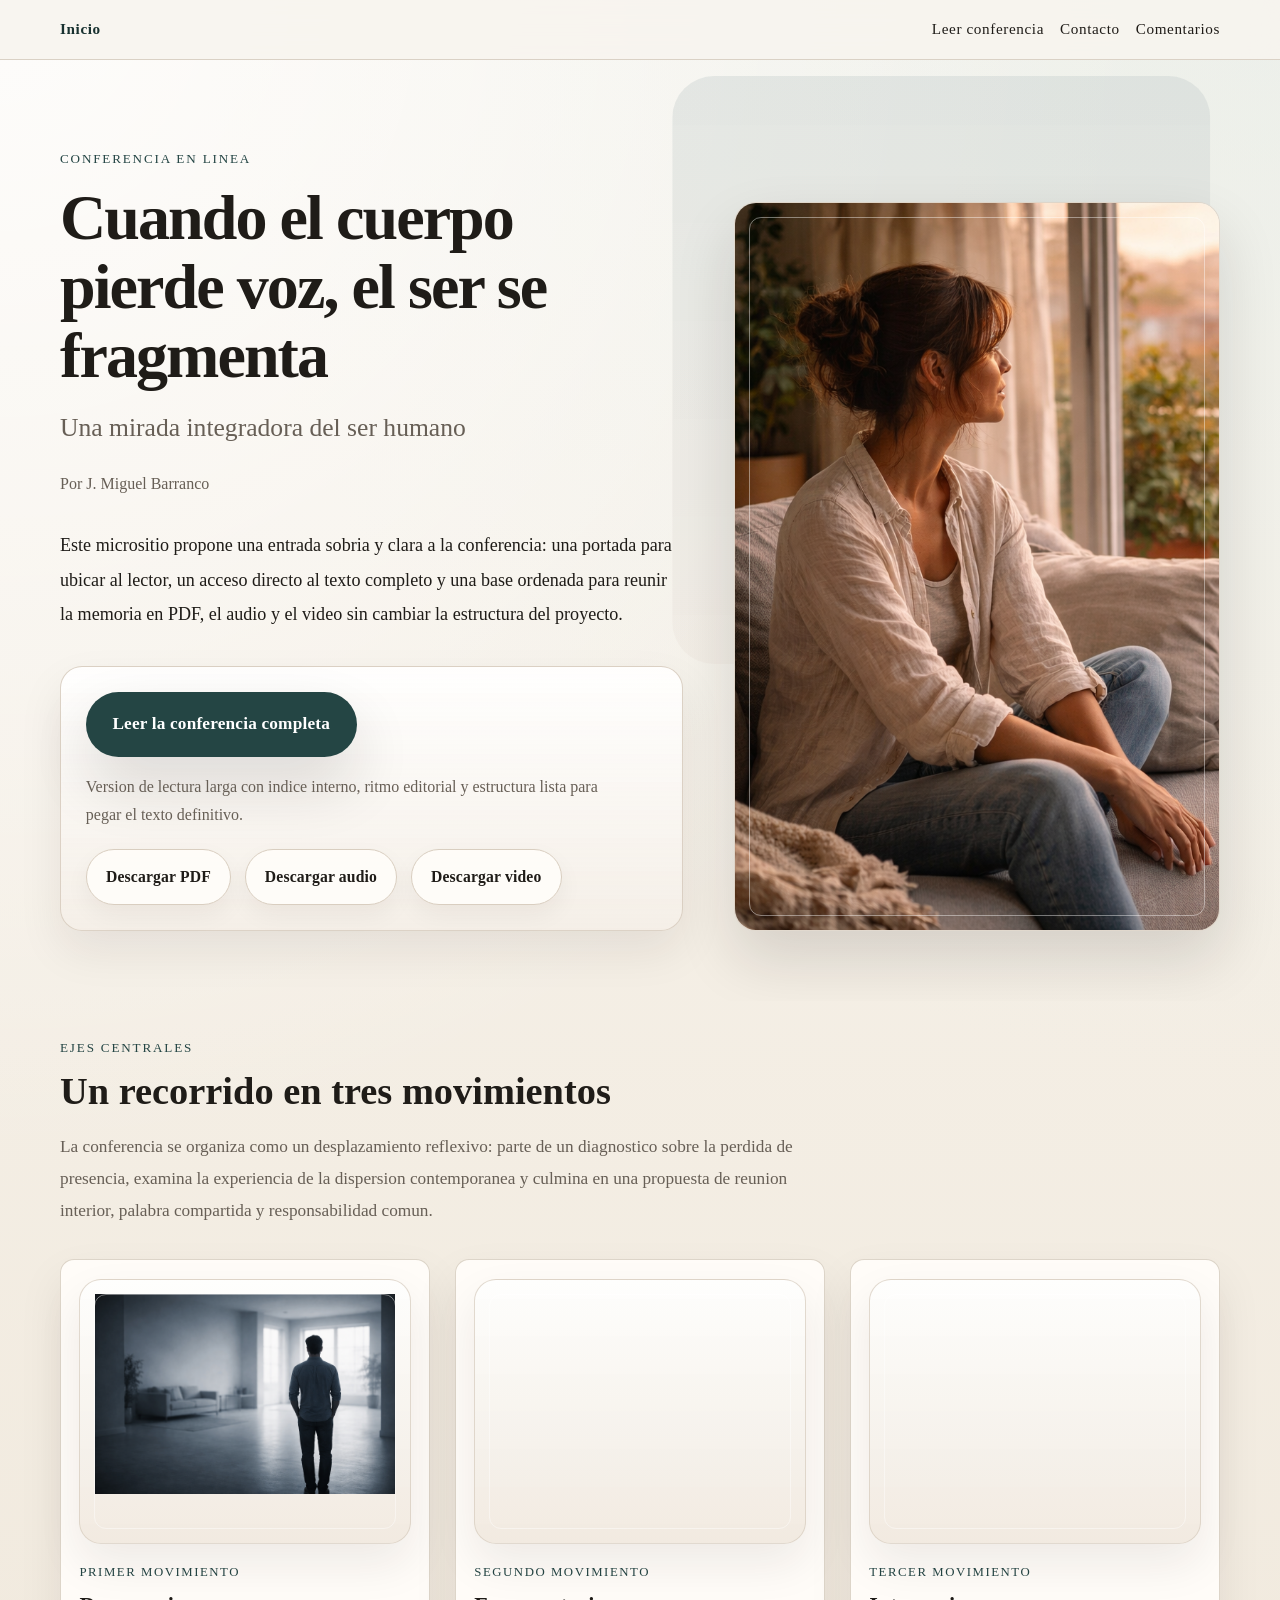
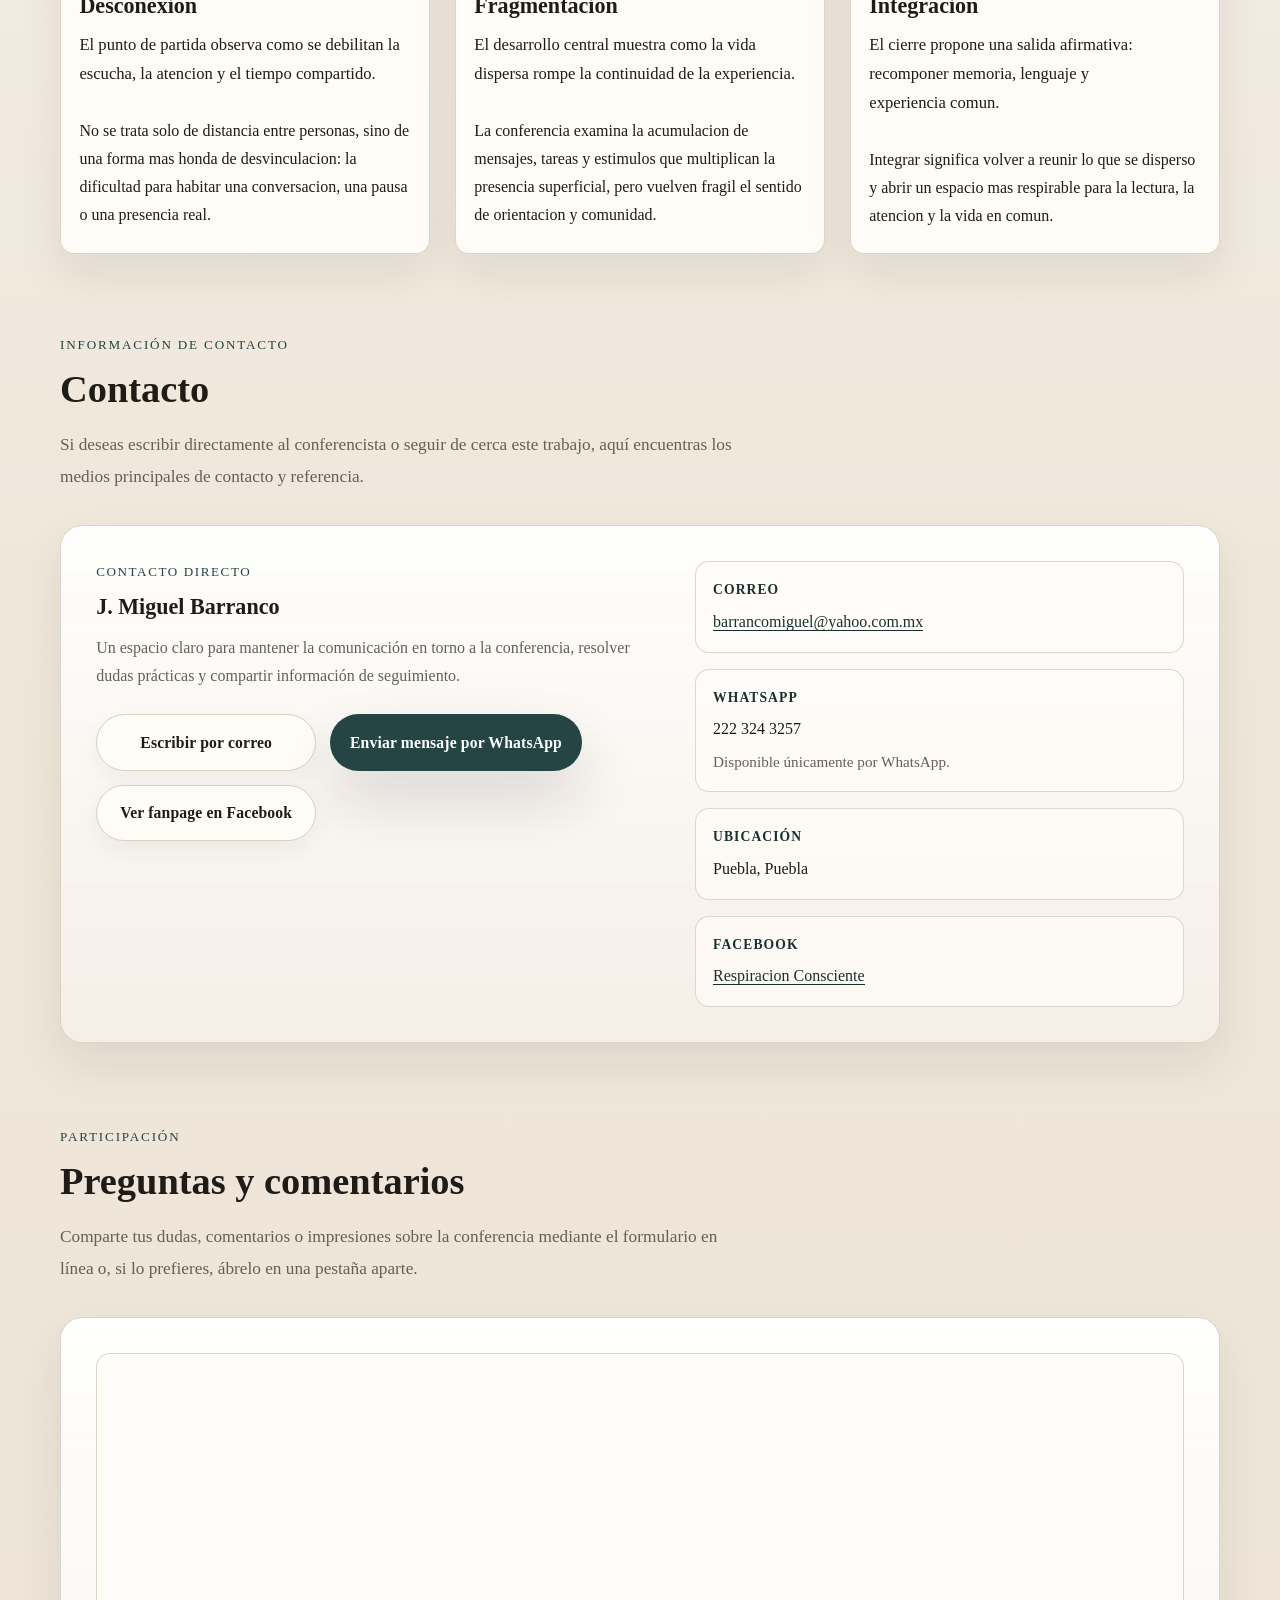
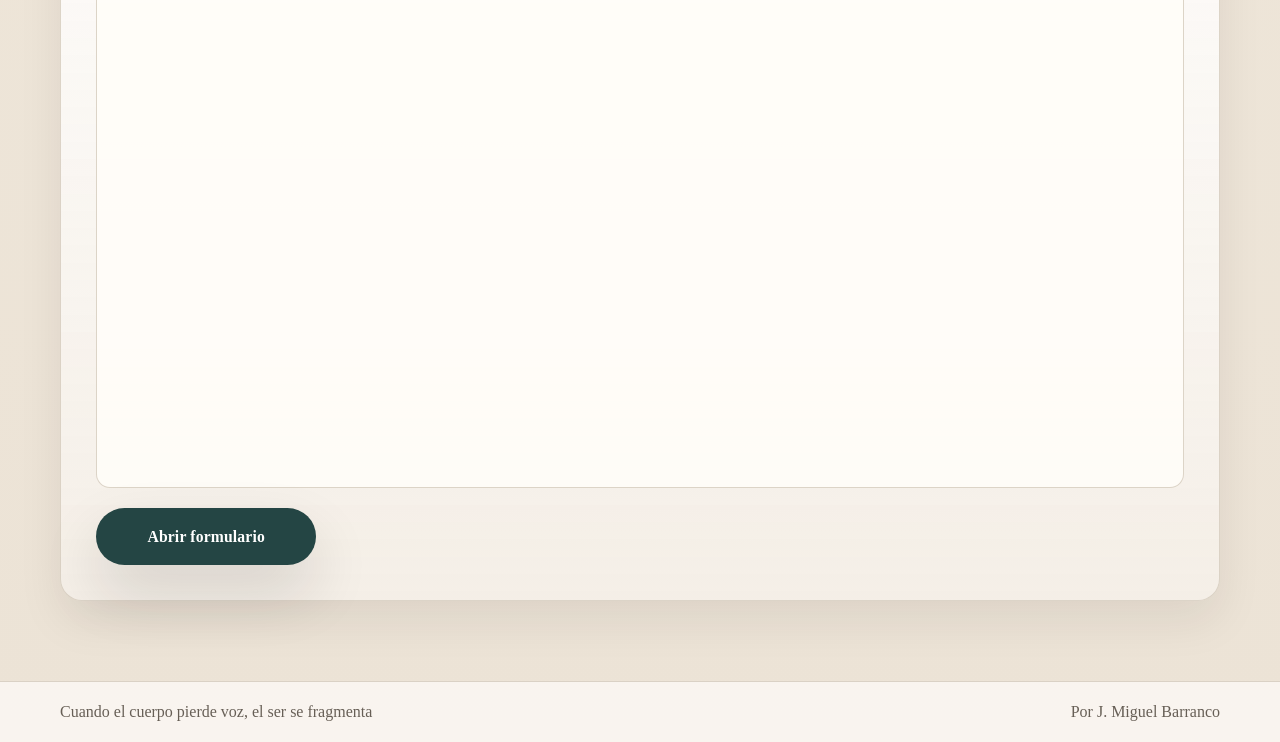
<file: index.html>
<!DOCTYPE html>
<html lang="es">
  <head>
    <meta charset="UTF-8" />
    <meta name="viewport" content="width=device-width, initial-scale=1.0" />
    <title>Conferencia</title>
    <meta
      name="description"
      content="Micrositio estatico para presentar una conferencia con texto, PDF, audio y video."
    />
    <link rel="stylesheet" href="assets/css/style.css" />
  </head>
  <body>
    <header class="site-header">
      <div class="container header-inner">
        <a class="brand" href="index.html">Inicio</a>
        <nav class="top-nav" aria-label="Navegacion principal">
          <a href="conferencia.html">Leer conferencia</a>
          <a href="#contacto">Contacto</a>
          <a href="#comentarios">Comentarios</a>
        </nav>
      </div>
    </header>

    <main>
      <section class="hero">
        <div class="container hero-grid">
          <div class="hero-copy">
            <p class="eyebrow">Conferencia en linea</p>
            <h1 id="site-title">Titulo de la conferencia</h1>
            <p id="site-subtitle" class="subtitle">
              Subtitulo pendiente de edicion
            </p>
            <p id="hero-author" class="hero-author">J. Miguel Barranco</p>
            <p class="intro">
              Este micrositio propone una entrada sobria y clara a la
              conferencia: una portada para ubicar al lector, un acceso directo
              al texto completo y una base ordenada para reunir la memoria en
              PDF, el audio y el video sin cambiar la estructura del proyecto.
            </p>

            <!-- Este bloque da prioridad visual a la lectura web y deja
                 los materiales complementarios en una segunda linea. -->
            <div class="cta-panel">
              <a class="button button-primary button-featured" href="conferencia.html"
                >Leer la conferencia completa</a
              >
              <p class="cta-note">
                Version de lectura larga con indice interno, ritmo editorial y
                estructura lista para pegar el texto definitivo.
              </p>

              <div class="button-row resource-actions">
                <a
                  id="pdf-link"
                  class="button button-secondary"
                  href="assets/pdf/memoria-conferencia.pdf"
                  download
                  >Descargar PDF</a
                >
                <a
                  id="audio-link"
                  class="button button-secondary"
                  href="#"
                  target="_blank"
                  rel="noopener noreferrer"
                  >Descargar audio</a
                >
                <a
                  id="video-link"
                  class="button button-secondary"
                  href="#"
                  target="_blank"
                  rel="noopener noreferrer"
                  >Descargar video</a
                >
              </div>
            </div>
          </div>

          <figure class="hero-media media-frame">
            <!-- Si la imagen todavia no existe o esta vacia, el sitio muestra este bloque de apoyo. -->
            <img
              src="./assets/img/portada.png"
              alt="Portada de la conferencia Cuando el cuerpo pierde voz, el ser se fragmenta"
              decoding="async"
              onerror="this.style.display='none'; this.parentElement.classList.add('is-empty');"
            />
            <div class="media-placeholder">
              <span>Portada</span>
              <p>Reemplaza `./assets/img/portada.png` por tu imagen final.</p>
            </div>
          </figure>
        </div>
      </section>

      <section class="summary">
        <div class="container">
          <div class="section-heading">
            <p class="eyebrow">Ejes centrales</p>
            <h2>Un recorrido en tres movimientos</h2>
            <p class="section-intro">
              La conferencia se organiza como un desplazamiento reflexivo: parte
              de un diagnostico sobre la perdida de presencia, examina la
              experiencia de la dispersion contemporanea y culmina en una
              propuesta de reunion interior, palabra compartida y responsabilidad
              comun.
            </p>
          </div>

          <div class="card-grid">
            <article class="info-card">
              <figure class="card-media media-frame">
                <img
                  src="./assets/img/acto1.png"
                  alt="Imagen de apoyo para el primer movimiento de la conferencia: la desconexion"
                  loading="lazy"
                  decoding="async"
                />
              </figure>
              <p class="card-kicker">Primer movimiento</p>
              <h3>Desconexion</h3>
              <p class="card-lead">
                El punto de partida observa como se debilitan la escucha, la
                atencion y el tiempo compartido.
              </p>
              <p>
                No se trata solo de distancia entre personas, sino de una forma
                mas honda de desvinculacion: la dificultad para habitar una
                conversacion, una pausa o una presencia real.
              </p>
            </article>

            <article class="info-card">
              <figure class="card-media media-frame">
                <img
                  src="./assets/img/acto2.png"
                  alt="Imagen de apoyo para el segundo movimiento de la conferencia: la fragmentacion"
                  loading="lazy"
                  decoding="async"
                />
              </figure>
              <p class="card-kicker">Segundo movimiento</p>
              <h3>Fragmentacion</h3>
              <p class="card-lead">
                El desarrollo central muestra como la vida dispersa rompe la
                continuidad de la experiencia.
              </p>
              <p>
                La conferencia examina la acumulacion de mensajes, tareas y
                estimulos que multiplican la presencia superficial, pero vuelven
                fragil el sentido de orientacion y comunidad.
              </p>
            </article>

            <article class="info-card">
              <figure class="card-media media-frame">
                <img
                  src="./assets/img/acto3.png"
                  alt="Imagen de apoyo para el tercer movimiento de la conferencia: la integracion"
                  loading="lazy"
                  decoding="async"
                />
              </figure>
              <p class="card-kicker">Tercer movimiento</p>
              <h3>Integracion</h3>
              <p class="card-lead">
                El cierre propone una salida afirmativa: recomponer memoria,
                lenguaje y experiencia comun.
              </p>
              <p>
                Integrar significa volver a reunir lo que se disperso y abrir un
                espacio mas respirable para la lectura, la atencion y la vida en
                comun.
              </p>
            </article>
          </div>
        </div>
      </section>

      <section id="contacto" class="contact-section">
        <div class="container">
          <div class="section-heading section-heading-narrow">
            <p class="eyebrow">Información de contacto</p>
            <h2>Contacto</h2>
            <p class="section-intro">
              Si deseas escribir directamente al conferencista o seguir de cerca
              este trabajo, aquí encuentras los medios principales de contacto
              y referencia.
            </p>
          </div>

          <div class="contact-card">
            <div class="contact-copy">
              <p class="contact-kicker">Contacto directo</p>
              <h3 id="contact-name">J. Miguel Barranco</h3>
              <p class="contact-description">
                Un espacio claro para mantener la comunicación en torno a la
                conferencia, resolver dudas prácticas y compartir información de
                seguimiento.
              </p>

              <div class="button-row contact-actions">
                <a
                  id="contact-email-link"
                  class="button button-secondary button-contact"
                  href="mailto:barrancomiguel@yahoo.com.mx"
                  >Escribir por correo</a
                >
                <a
                  id="contact-whatsapp-link"
                  class="button button-primary button-contact"
                  href="https://wa.me/522223243257"
                  target="_blank"
                  rel="noopener noreferrer"
                  >Enviar mensaje por WhatsApp</a
                >
                <a
                  id="contact-facebook-link"
                  class="button button-secondary button-contact"
                  href="https://www.facebook.com/RespiracionConsciente"
                  target="_blank"
                  rel="noopener noreferrer"
                  >Ver fanpage en Facebook</a
                >
              </div>
            </div>

            <dl class="contact-details" aria-label="Datos de contacto">
              <div class="contact-detail">
                <dt>Correo</dt>
                <dd>
                  <a
                    id="contact-email-text"
                    class="inline-link"
                    href="mailto:barrancomiguel@yahoo.com.mx"
                    >barrancomiguel@yahoo.com.mx</a
                  >
                </dd>
              </div>
              <div class="contact-detail">
                <dt>WhatsApp</dt>
                <dd>
                  <span id="contact-whatsapp-display">222 324 3257</span>
                  <span class="contact-note">Disponible únicamente por WhatsApp.</span>
                </dd>
              </div>
              <div class="contact-detail">
                <dt>Ubicación</dt>
                <dd id="contact-location">Puebla, Puebla</dd>
              </div>
              <div class="contact-detail">
                <dt>Facebook</dt>
                <dd>
                  <a
                    id="contact-facebook-text"
                    class="inline-link"
                    href="https://www.facebook.com/RespiracionConsciente"
                    target="_blank"
                    rel="noopener noreferrer"
                    >Respiracion Consciente</a
                  >
                </dd>
              </div>
            </dl>
          </div>
        </div>
      </section>

      <section id="comentarios" class="feedback-section">
        <div class="container">
          <div class="section-heading section-heading-narrow">
            <p class="eyebrow">Participación</p>
            <h2>Preguntas y comentarios</h2>
            <p class="section-intro">
              Comparte tus dudas, comentarios o impresiones sobre la
              conferencia mediante el formulario en línea o, si lo prefieres,
              ábrelo en una pestaña aparte.
            </p>
          </div>

          <div class="feedback-card">
            <div
              id="feedback-placeholder"
              class="feedback-placeholder"
              role="status"
              aria-live="polite"
            >
              <p class="feedback-placeholder-title">Próximamente</p>
              <p>
                Próximamente estará disponible un formulario para enviar
                preguntas y comentarios.
              </p>
            </div>

            <div id="feedback-embed-shell" class="feedback-embed-shell" hidden>
              <iframe
                id="feedback-embed"
                class="feedback-embed"
                title="Formulario de preguntas y comentarios"
                loading="lazy"
              ></iframe>
            </div>

            <p id="feedback-link-wrap" class="feedback-link-wrap" hidden>
              <a
                id="feedback-link"
                class="button button-primary button-contact"
                href="#"
                target="_blank"
                rel="noopener noreferrer"
                >Abrir formulario</a
              >
            </p>
          </div>
        </div>
      </section>
    </main>

    <footer class="site-footer">
      <div class="container footer-inner">
        <p id="footer-title">Conferencia</p>
        <p id="footer-author">J. Miguel Barranco</p>
      </div>
    </footer>

    <script src="assets/js/site-data.js"></script>
    <script>
      // Este bloque toma los datos centrales del archivo site-data.js
      // para no tener que cambiar enlaces o titulos en varios lugares.
      document.getElementById("site-title").textContent = siteData.siteTitle;
      document.getElementById("site-subtitle").textContent =
        siteData.siteSubtitle;
      document.getElementById("hero-author").textContent =
        "Por " + siteData.authorName;
      document.getElementById("footer-title").textContent = siteData.siteTitle;
      document.getElementById("footer-author").textContent =
        "Por " + siteData.authorName;
      document.getElementById("pdf-link").href = siteData.pdfUrl;
      document.getElementById("audio-link").href = siteData.driveAudioUrl;
      document.getElementById("video-link").href = siteData.driveVideoUrl;
      document.getElementById("contact-name").textContent = siteData.contactName;

      const contactEmailMailto = "mailto:" + siteData.contactEmail;
      const contactEmailLink = document.getElementById("contact-email-link");
      const contactEmailText = document.getElementById("contact-email-text");
      contactEmailLink.href = contactEmailMailto;
      contactEmailText.href = contactEmailMailto;
      contactEmailText.textContent = siteData.contactEmail;

      document.getElementById("contact-whatsapp-link").href =
        siteData.contactWhatsappUrl;
      document.getElementById("contact-whatsapp-display").textContent =
        siteData.contactWhatsappDisplay;
      document.getElementById("contact-location").textContent =
        siteData.contactLocation;

      const contactFacebookLink = document.getElementById(
        "contact-facebook-link"
      );
      const contactFacebookText = document.getElementById(
        "contact-facebook-text"
      );
      contactFacebookLink.href = siteData.contactFacebook;
      contactFacebookText.href = siteData.contactFacebook;

      const feedbackPlaceholder = document.getElementById("feedback-placeholder");
      const feedbackEmbedShell = document.getElementById("feedback-embed-shell");
      const feedbackEmbed = document.getElementById("feedback-embed");
      const feedbackLinkWrap = document.getElementById("feedback-link-wrap");
      const feedbackLink = document.getElementById("feedback-link");
      const feedbackEmbedUrl = siteData.feedbackFormEmbedUrl.trim();
      const feedbackFormUrl = siteData.feedbackFormUrl.trim();
      const hasFeedbackEmbed = feedbackEmbedUrl !== "";
      const hasFeedbackLink = feedbackFormUrl !== "";

      if (hasFeedbackEmbed) {
        feedbackEmbed.src = feedbackEmbedUrl;
        feedbackEmbedShell.hidden = false;
      }

      if (hasFeedbackLink) {
        feedbackLink.href = feedbackFormUrl;
        feedbackLinkWrap.hidden = false;
      }

      if (hasFeedbackEmbed || hasFeedbackLink) {
        feedbackPlaceholder.hidden = true;
      }

      document.title = siteData.siteTitle;
    </script>
  </body>
</html>
</file>
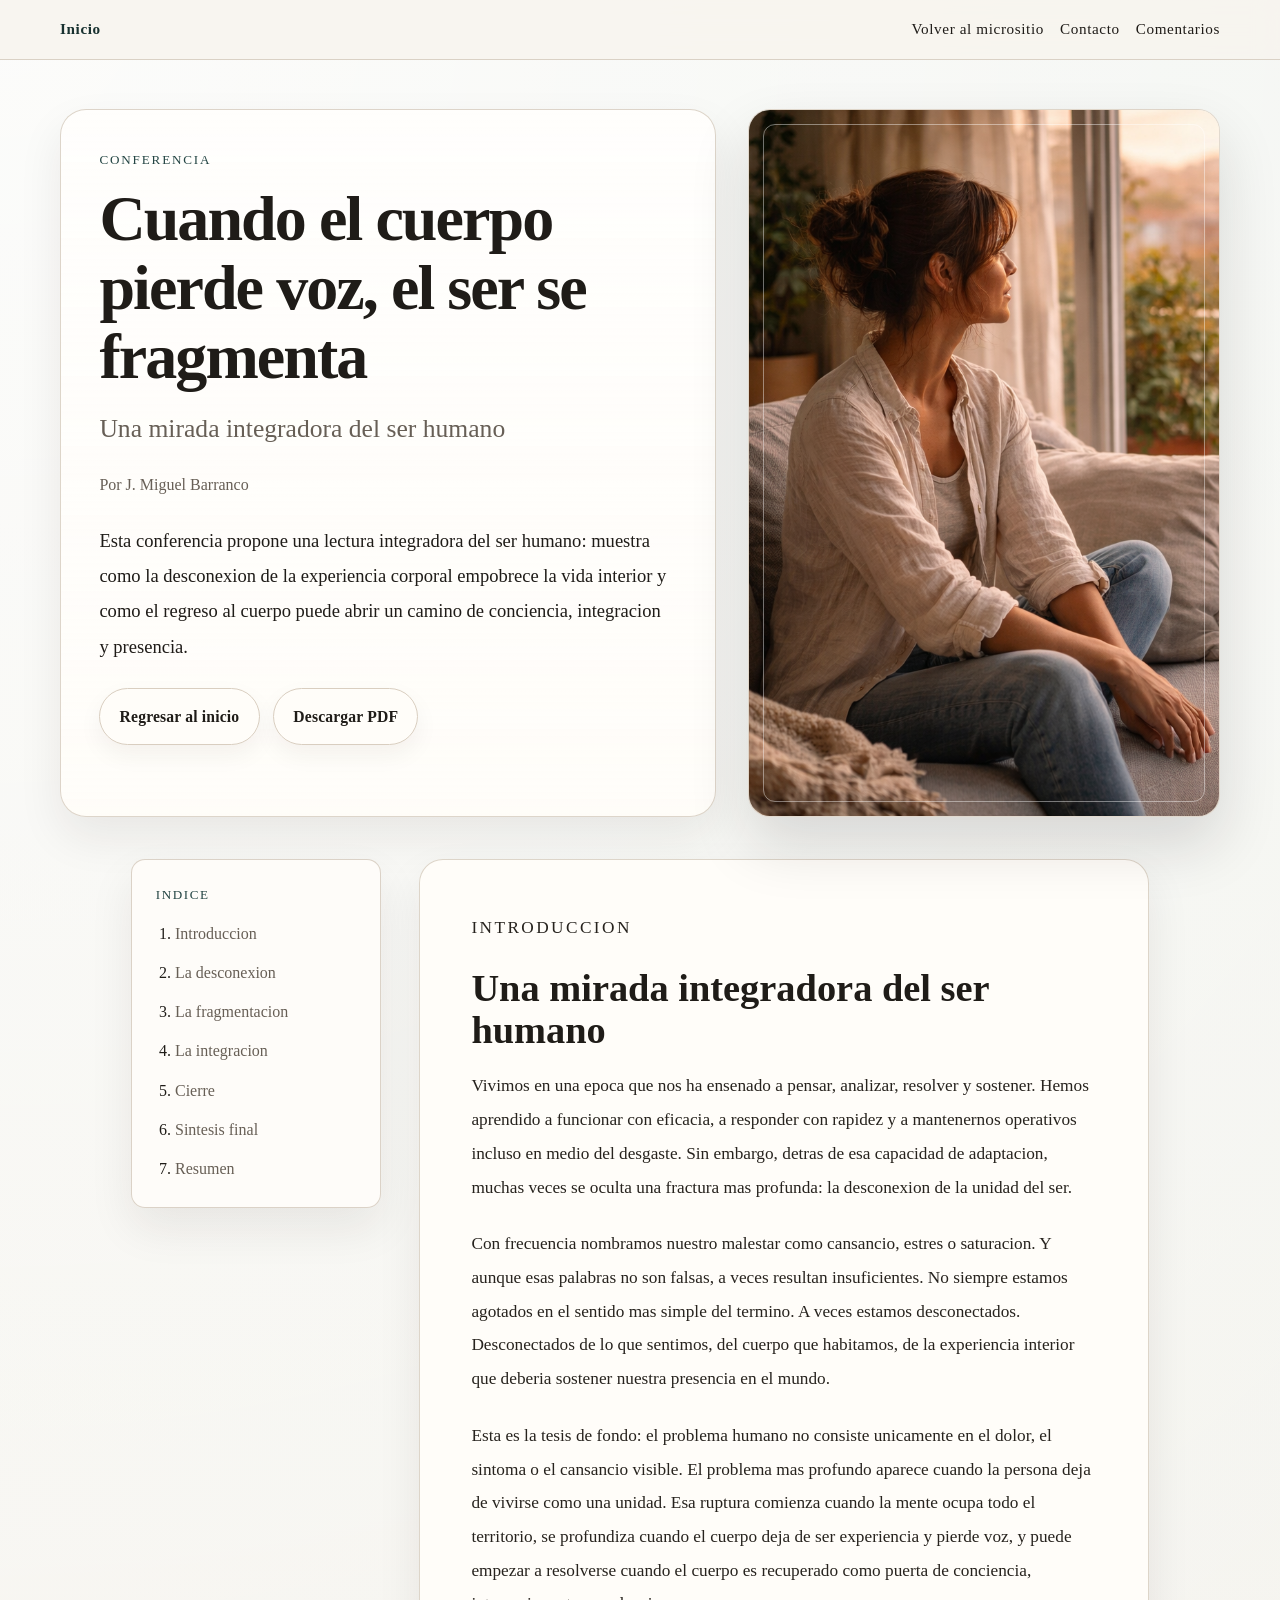
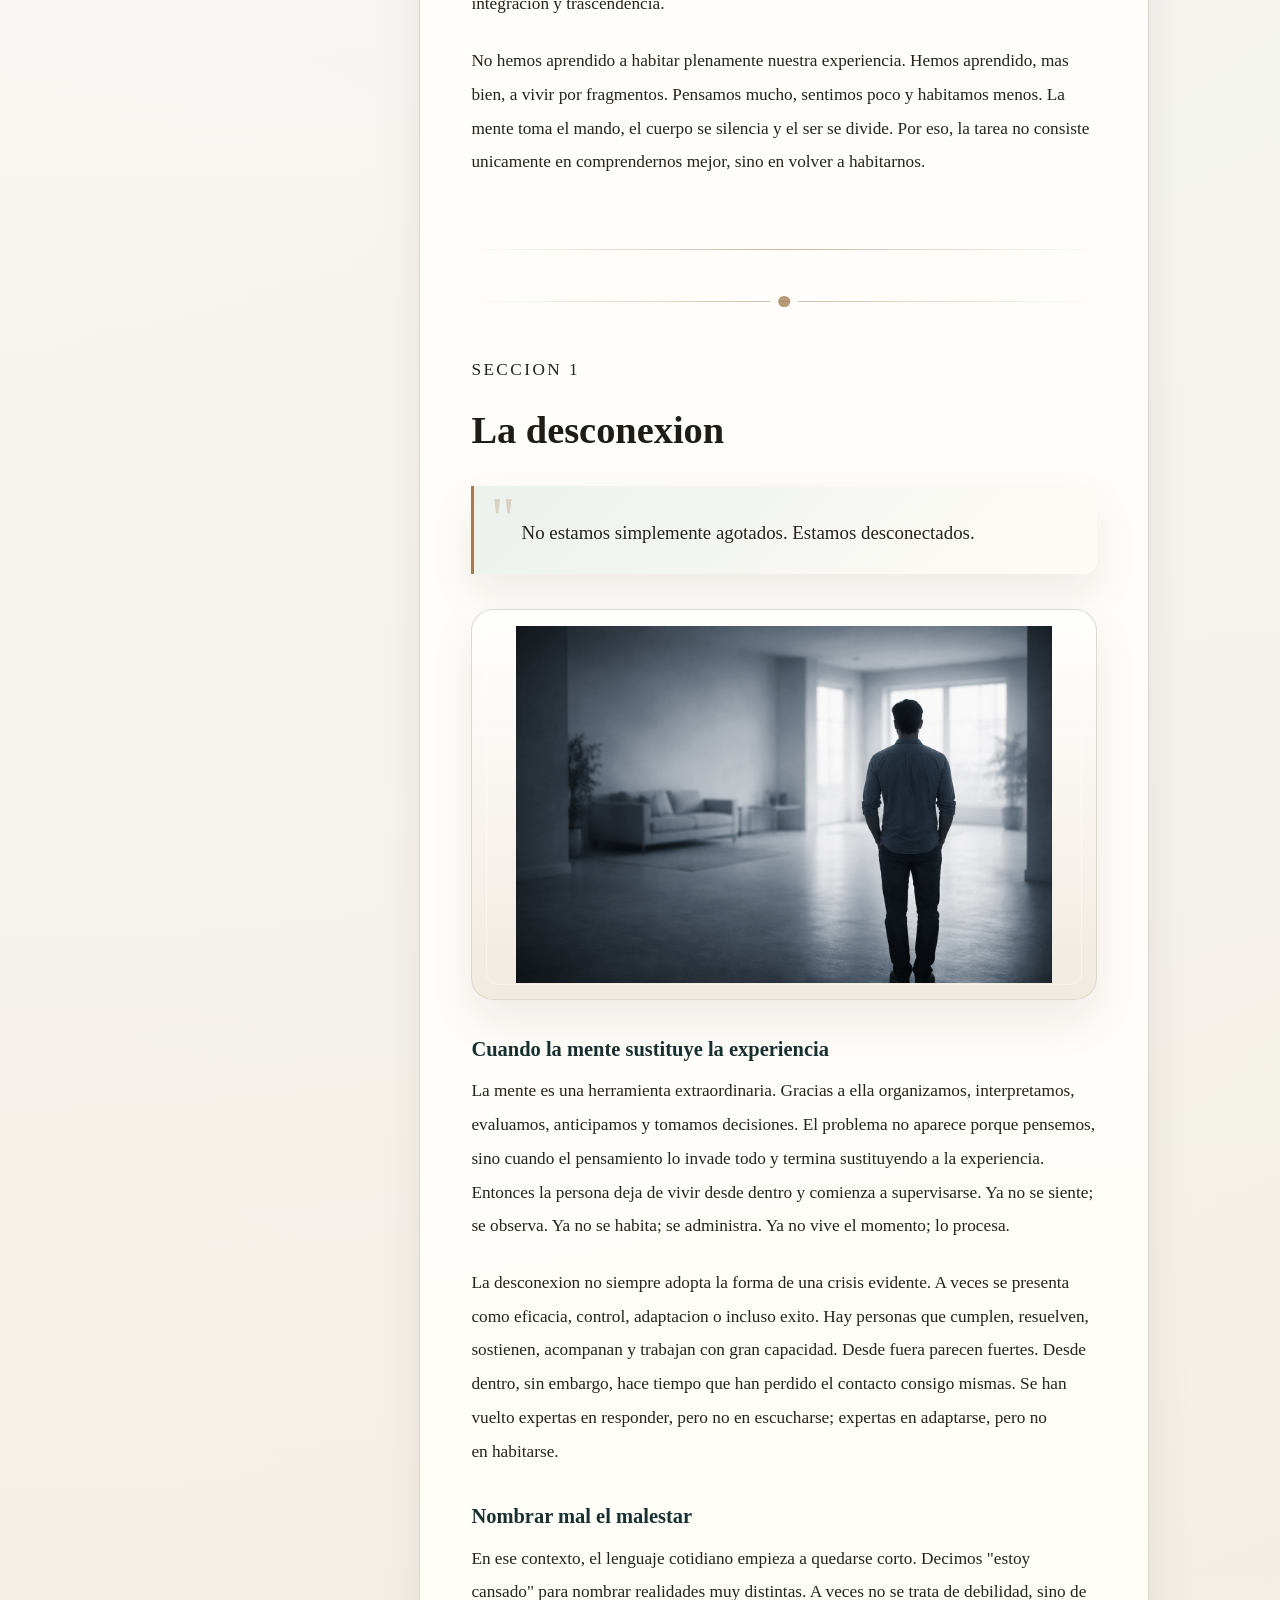
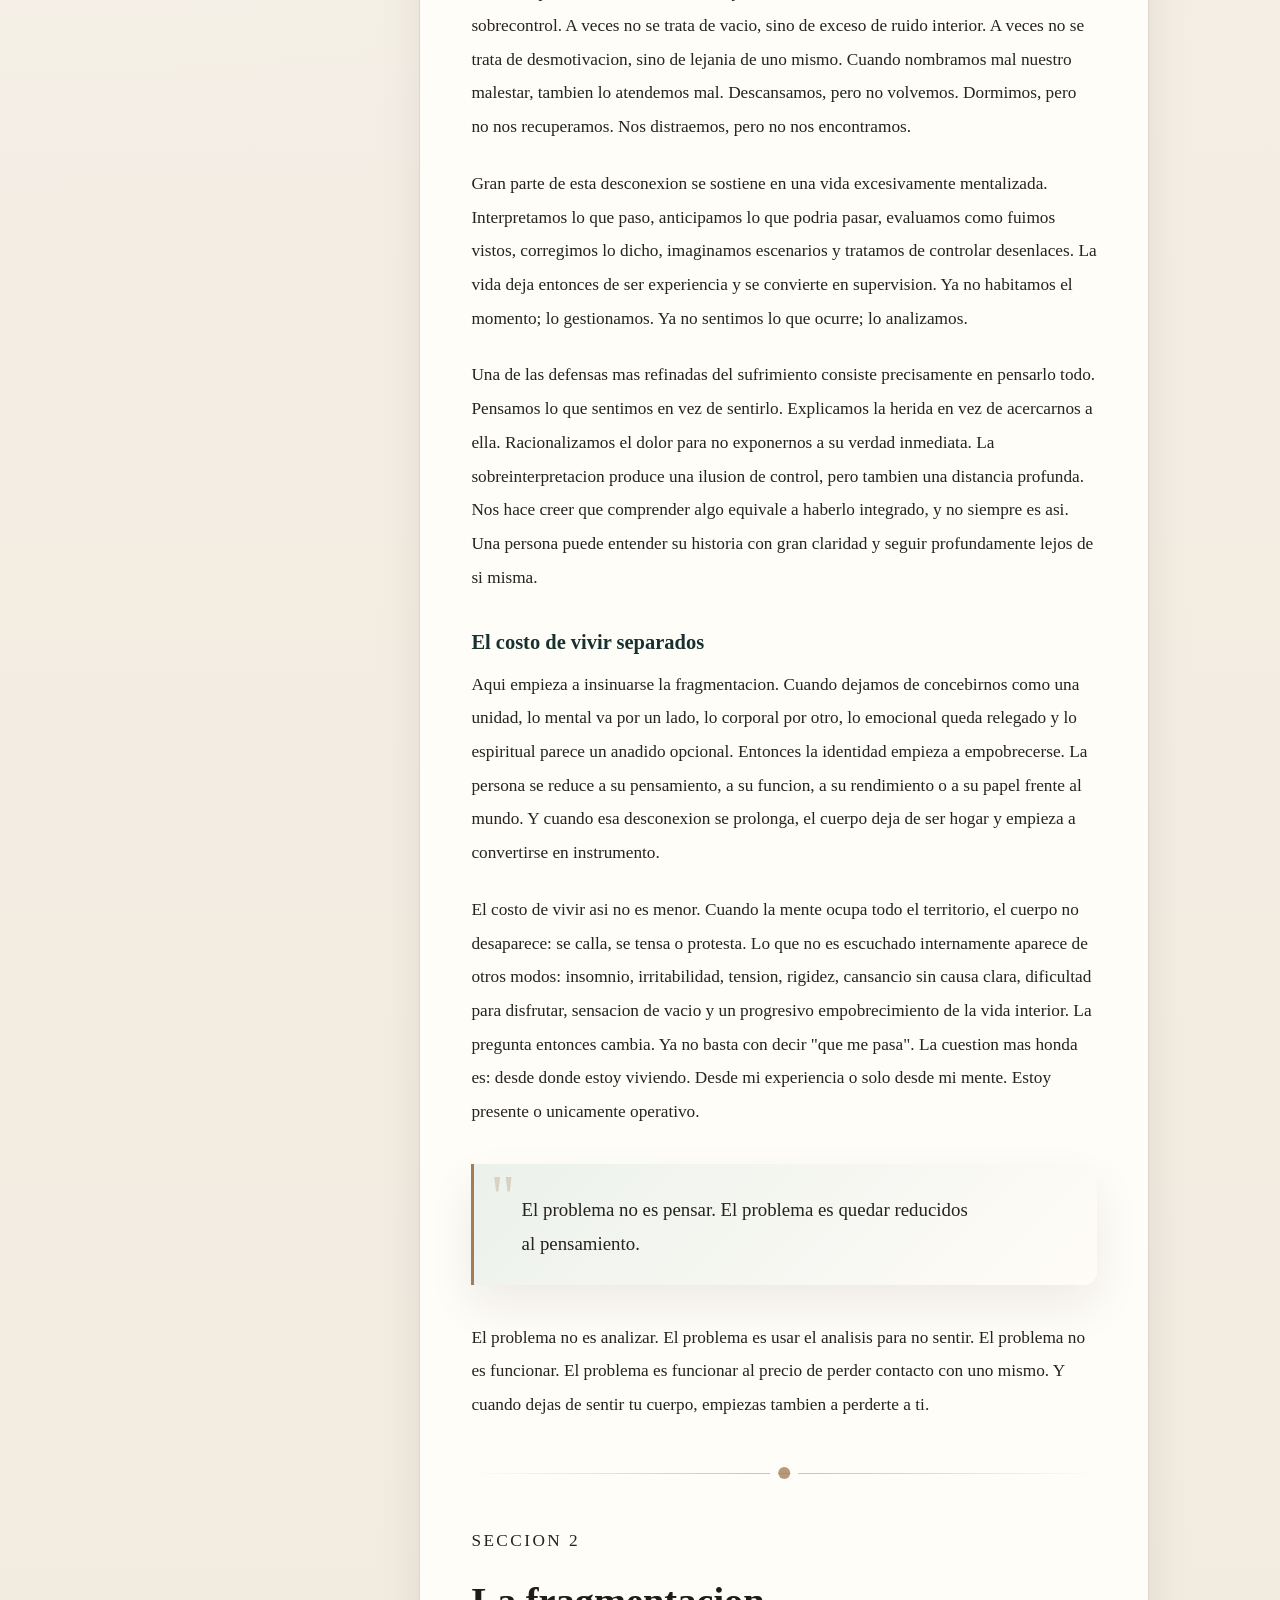
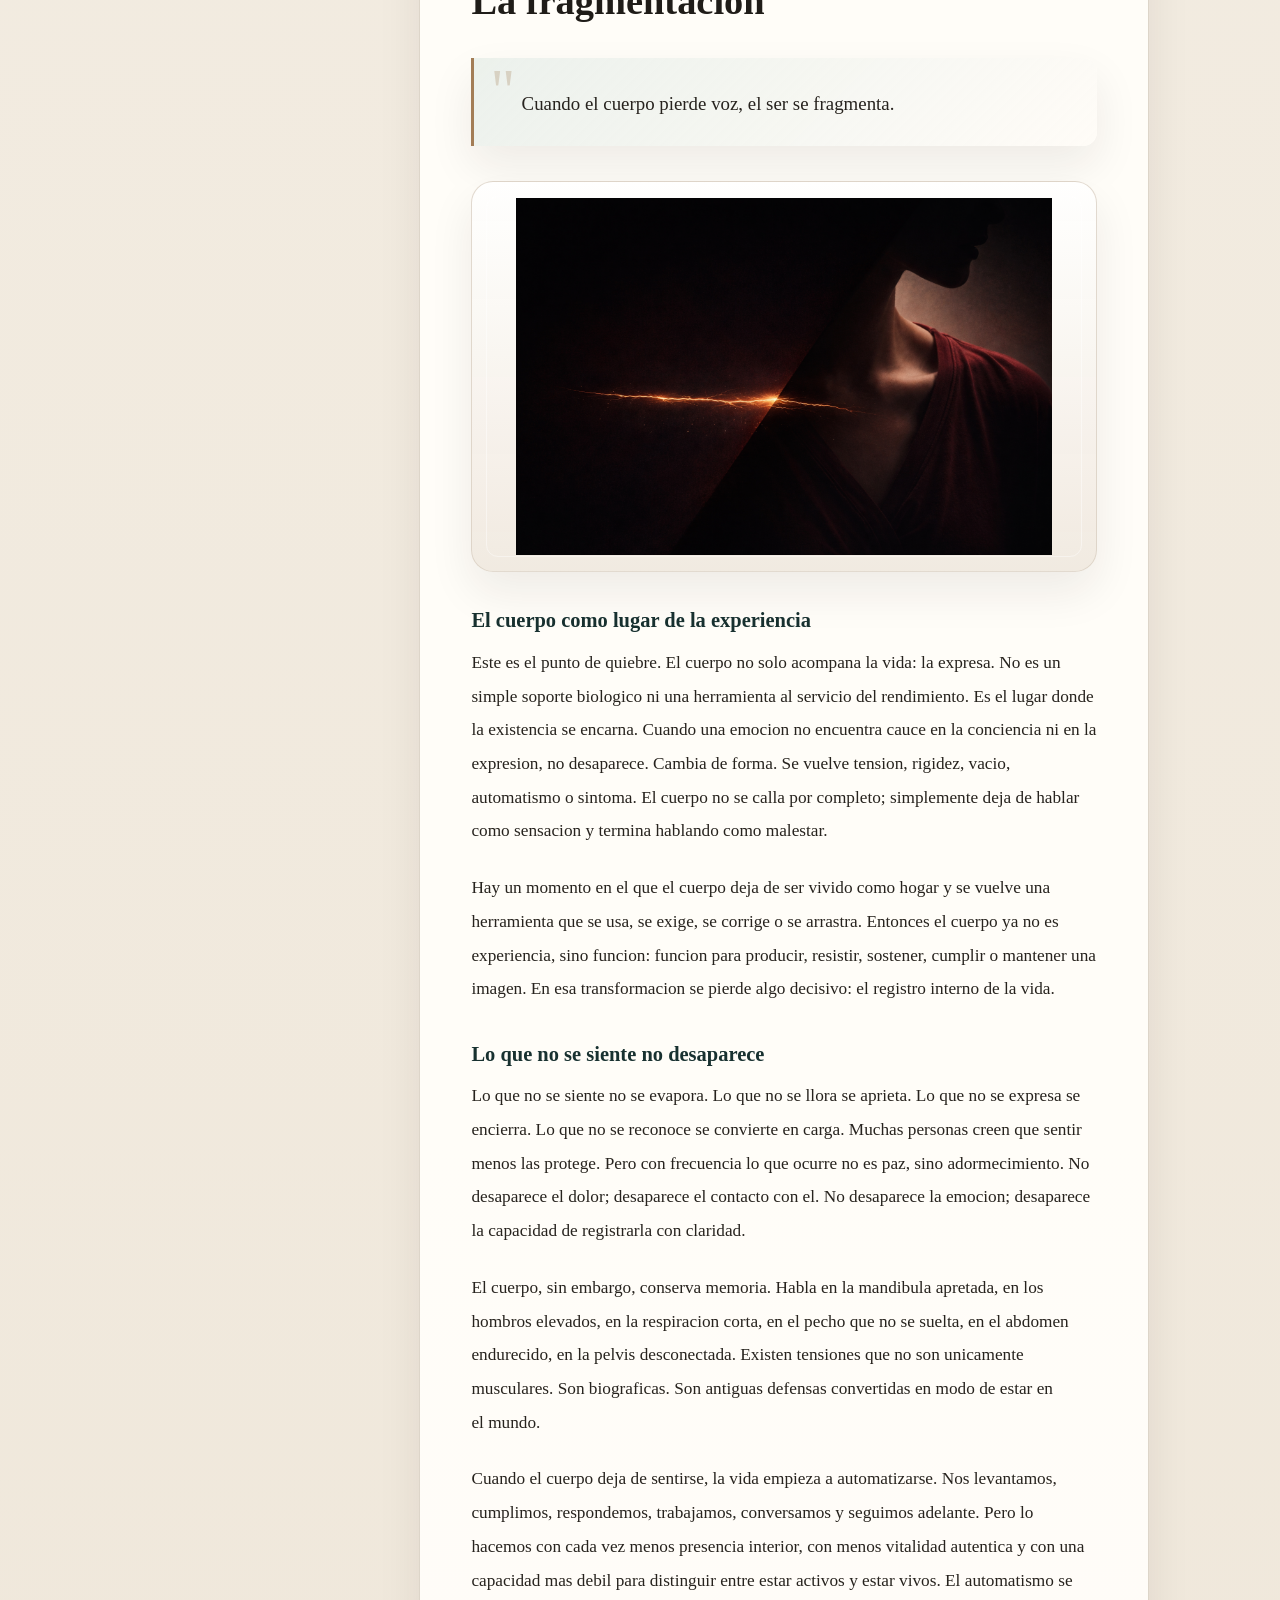
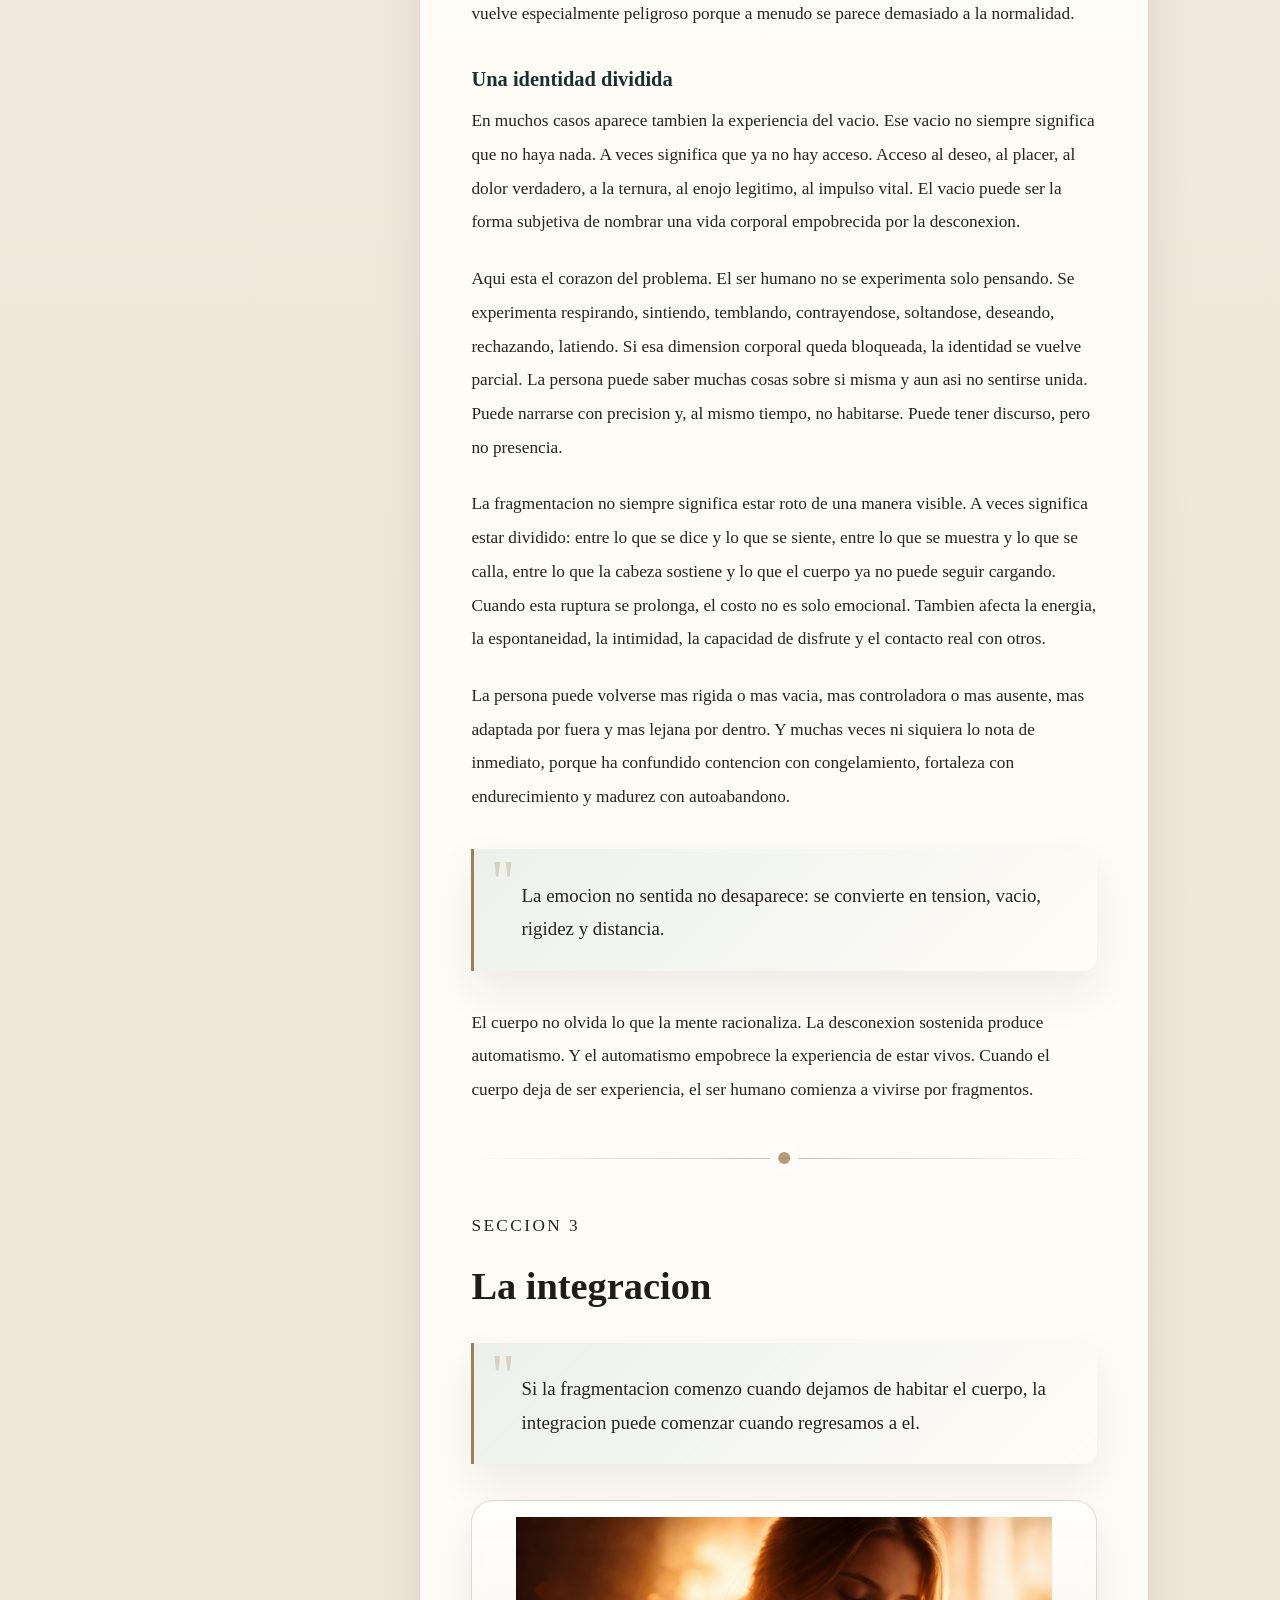
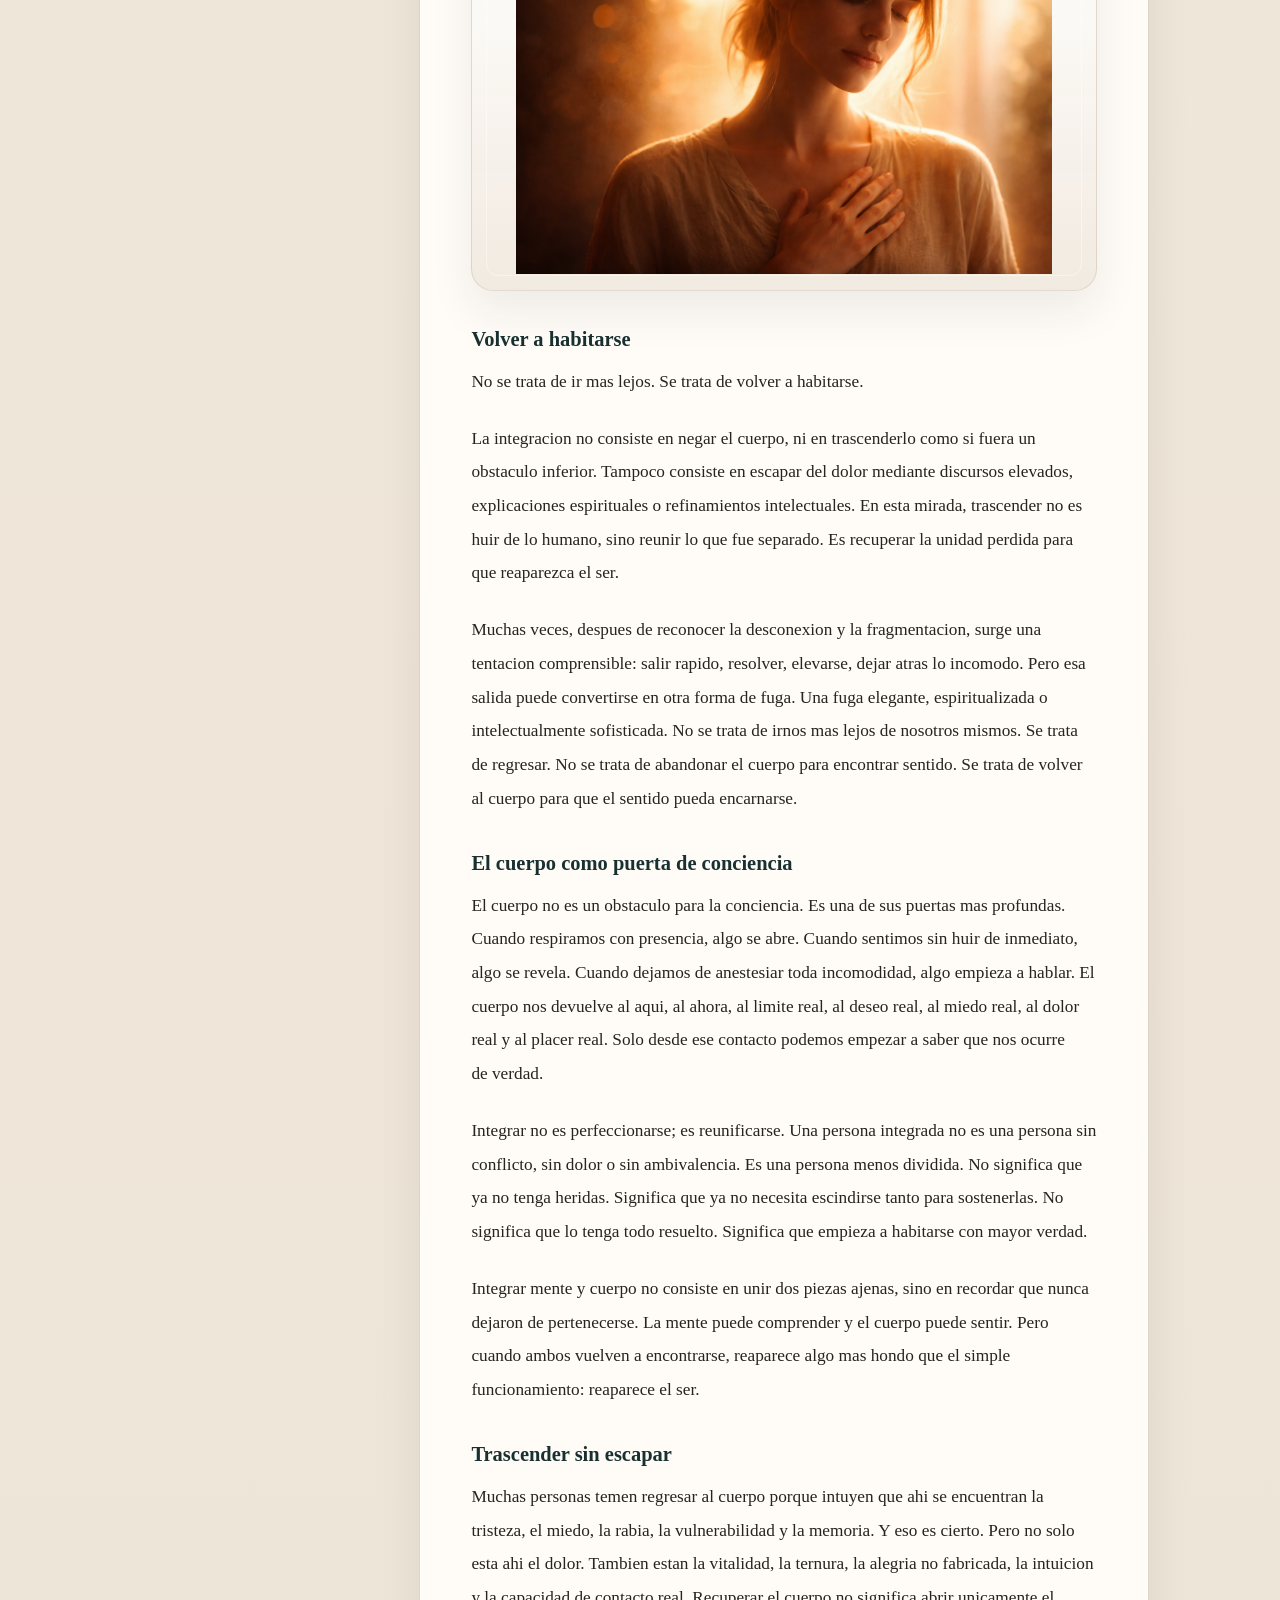
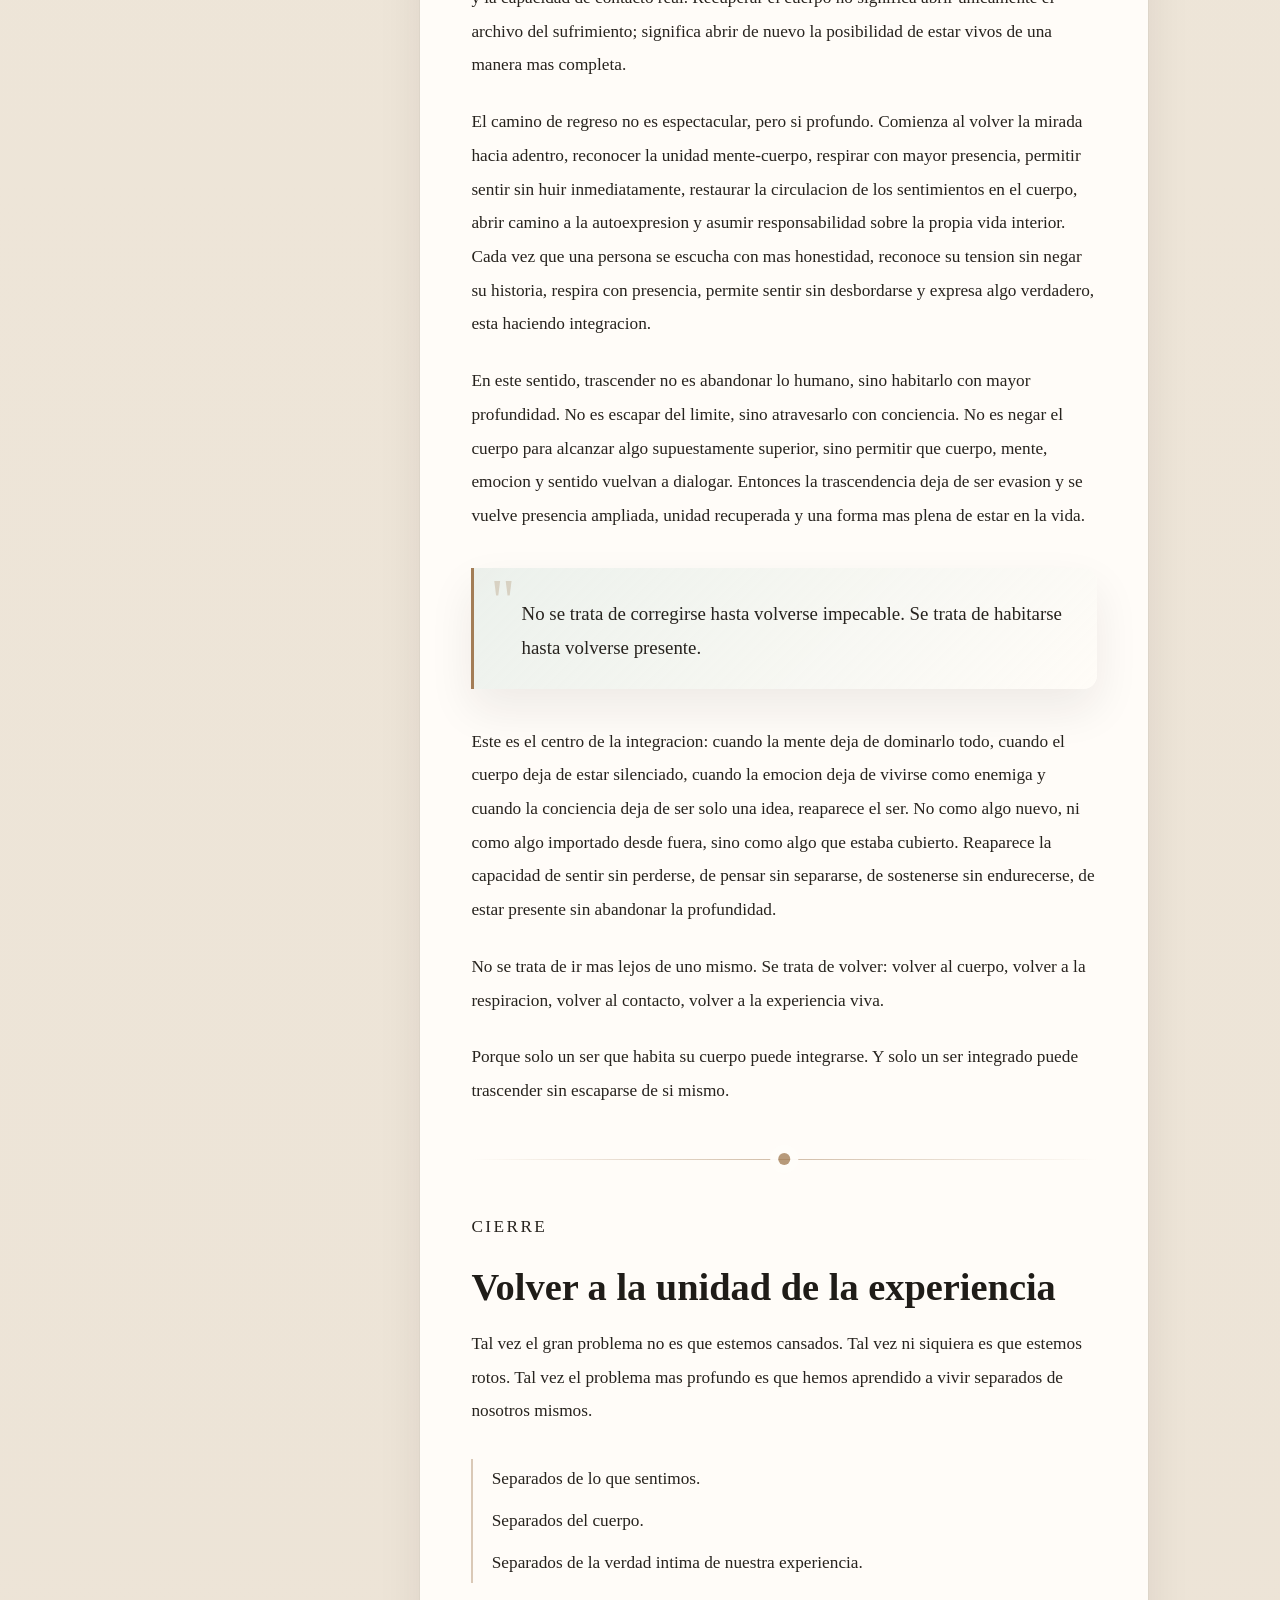
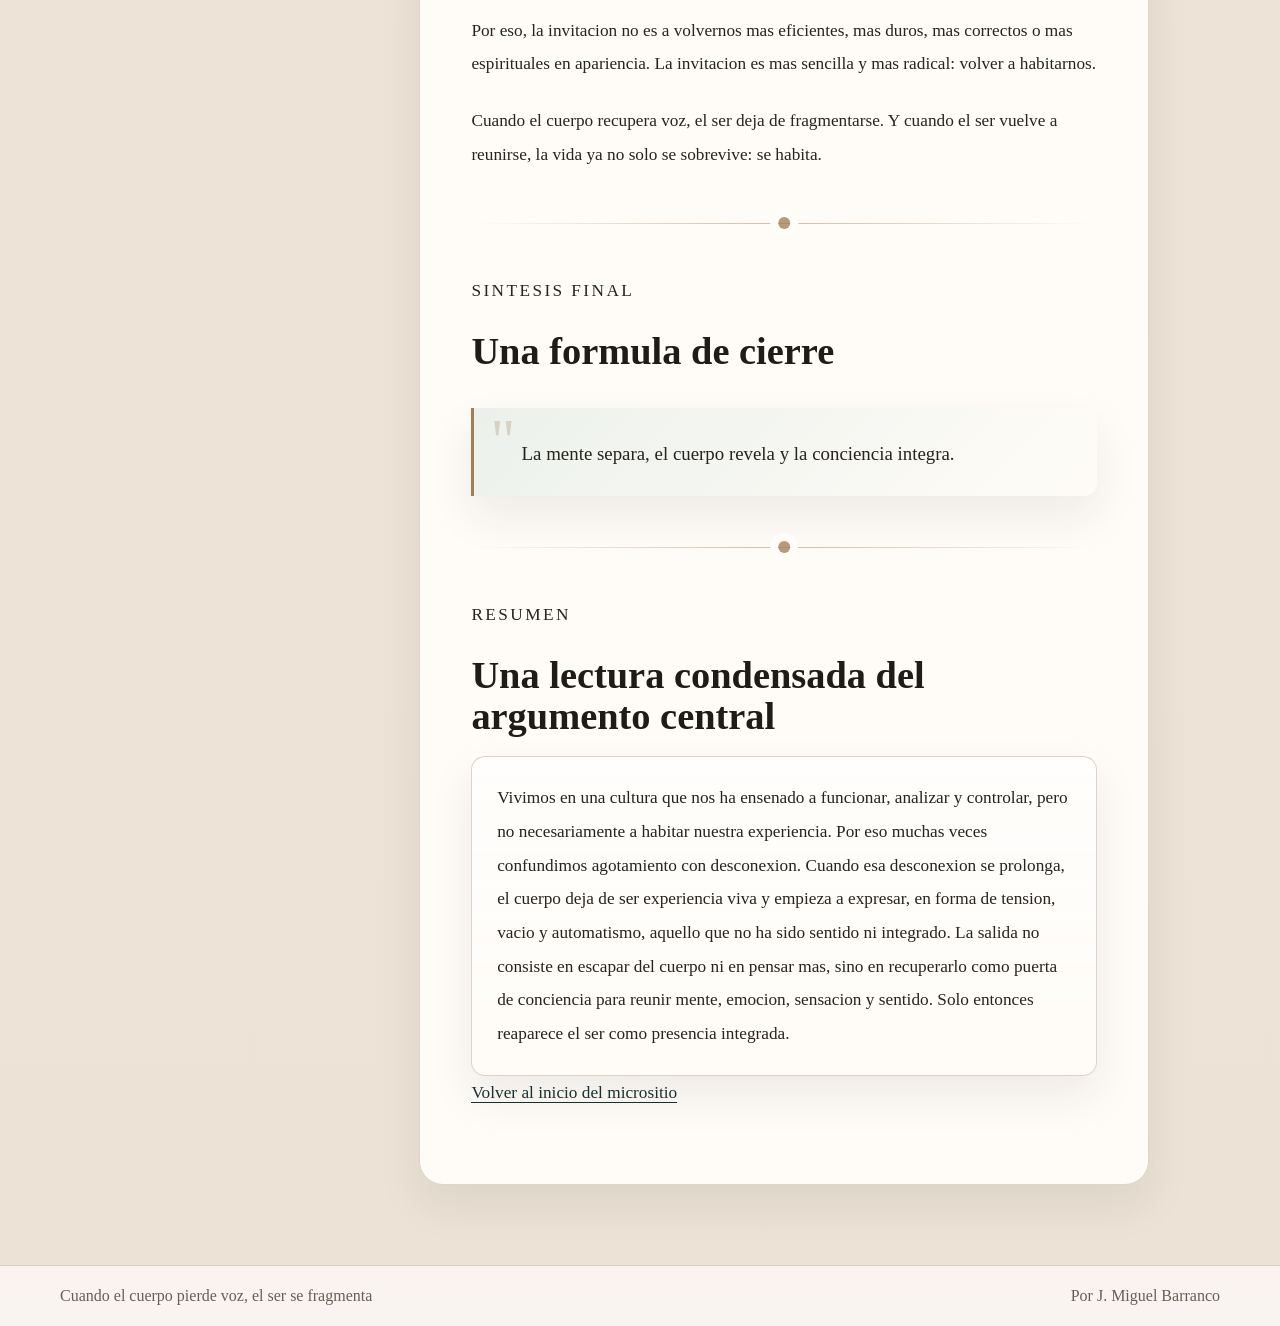
<file: conferencia.html>
<!DOCTYPE html>
<html lang="es">
  <head>
    <meta charset="UTF-8" />
    <meta name="viewport" content="width=device-width, initial-scale=1.0" />
    <title>Texto completo de la conferencia</title>
    <meta
      name="description"
      content="Version completa de la conferencia en formato de lectura web."
    />
    <link rel="stylesheet" href="assets/css/style.css" />
  </head>
  <body class="page-conference">
    <header class="site-header">
      <div class="container header-inner">
        <a class="brand" href="index.html">Inicio</a>
        <nav class="top-nav" aria-label="Navegacion de regreso">
          <a href="index.html">Volver al micrositio</a>
          <a href="./index.html#contacto">Contacto</a>
          <a href="./index.html#comentarios">Comentarios</a>
        </nav>
      </div>
    </header>

    <main class="article-shell">
      <section class="article-hero container">
        <div class="article-hero-grid">
          <div class="article-hero-copy">
            <p class="eyebrow">Conferencia</p>
            <h1 id="article-title">Cuando el cuerpo pierde voz, el ser se fragmenta</h1>
            <p id="article-subtitle" class="subtitle">
              Una mirada integradora del ser humano
            </p>
            <p id="article-author" class="article-meta">J. Miguel Barranco</p>
            <p class="article-lead">
              Esta conferencia propone una lectura integradora del ser humano:
              muestra como la desconexion de la experiencia corporal empobrece la
              vida interior y como el regreso al cuerpo puede abrir un camino de
              conciencia, integracion y presencia.
            </p>

            <div class="button-row button-row-compact">
              <a class="button button-secondary" href="index.html"
                >Regresar al inicio</a
              >
              <a
                id="article-pdf-link"
                class="button button-secondary"
                href="assets/pdf/memoria-conferencia.pdf"
                download
                >Descargar PDF</a
              >
            </div>
          </div>

          <figure class="article-hero-media media-frame">
            <img
              src="./assets/img/portada.png"
              alt="Portada visual de la conferencia Cuando el cuerpo pierde voz, el ser se fragmenta"
              decoding="async"
              onerror="this.style.display='none'; this.parentElement.classList.add('is-empty');"
            />
            <div class="media-placeholder">
              <span>Portada</span>
              <p>Reemplaza `./assets/img/portada.png` por tu imagen final.</p>
            </div>
          </figure>
        </div>
      </section>

      <div class="container article-layout">
        <!-- Este indice interno facilita una lectura larga y permite volver a
             cada bloque principal sin depender de scripts adicionales. -->
        <aside class="article-sidebar">
          <nav class="toc-card" aria-label="Indice interno">
            <p class="toc-eyebrow">Indice</p>
            <ol class="toc-list">
              <li><a href="#introduccion">Introduccion</a></li>
              <li><a href="#desconexion">La desconexion</a></li>
              <li><a href="#fragmentacion">La fragmentacion</a></li>
              <li><a href="#integracion">La integracion</a></li>
              <li><a href="#cierre">Cierre</a></li>
              <li><a href="#sintesis-final">Sintesis final</a></li>
              <li><a href="#resumen">Resumen</a></li>
            </ol>
          </nav>
        </aside>

        <article class="article article-main">
          <!-- La introduccion conserva la tesis general y abre el recorrido
               conceptual de toda la conferencia. -->
          <section class="article-introduction" id="introduccion">
            <p class="section-kicker">Introduccion</p>
            <h2>Una mirada integradora del ser humano</h2>
            <p>
              Vivimos en una epoca que nos ha ensenado a pensar, analizar,
              resolver y sostener. Hemos aprendido a funcionar con eficacia, a
              responder con rapidez y a mantenernos operativos incluso en medio
              del desgaste. Sin embargo, detras de esa capacidad de adaptacion,
              muchas veces se oculta una fractura mas profunda: la desconexion
              de la unidad del ser.
            </p>
            <p>
              Con frecuencia nombramos nuestro malestar como cansancio, estres o
              saturacion. Y aunque esas palabras no son falsas, a veces resultan
              insuficientes. No siempre estamos agotados en el sentido mas
              simple del termino. A veces estamos desconectados. Desconectados
              de lo que sentimos, del cuerpo que habitamos, de la experiencia
              interior que deberia sostener nuestra presencia en el mundo.
            </p>
            <p>
              Esta es la tesis de fondo: el problema humano no consiste
              unicamente en el dolor, el sintoma o el cansancio visible. El
              problema mas profundo aparece cuando la persona deja de vivirse
              como una unidad. Esa ruptura comienza cuando la mente ocupa todo
              el territorio, se profundiza cuando el cuerpo deja de ser
              experiencia y pierde voz, y puede empezar a resolverse cuando el
              cuerpo es recuperado como puerta de conciencia, integracion y
              trascendencia.
            </p>
            <p>
              No hemos aprendido a habitar plenamente nuestra experiencia.
              Hemos aprendido, mas bien, a vivir por fragmentos. Pensamos mucho,
              sentimos poco y habitamos menos. La mente toma el mando, el cuerpo
              se silencia y el ser se divide. Por eso, la tarea no consiste
              unicamente en comprendernos mejor, sino en volver a habitarnos.
            </p>
          </section>

          <section class="article-section" id="desconexion">
            <p class="section-kicker">Seccion 1</p>
            <h2>La desconexion</h2>
            <blockquote class="pull-quote">
              <p>No estamos simplemente agotados. Estamos desconectados.</p>
            </blockquote>
            <figure class="section-visual media-frame">
              <img
                src="./assets/img/acto1.png"
                alt="Imagen de apoyo para la seccion La desconexion"
                loading="lazy"
                decoding="async"
              />
            </figure>

            <h3 class="article-subheading">Cuando la mente sustituye la experiencia</h3>
            <p>
              La mente es una herramienta extraordinaria. Gracias a ella
              organizamos, interpretamos, evaluamos, anticipamos y tomamos
              decisiones. El problema no aparece porque pensemos, sino cuando el
              pensamiento lo invade todo y termina sustituyendo a la experiencia.
              Entonces la persona deja de vivir desde dentro y comienza a
              supervisarse. Ya no se siente; se observa. Ya no se habita; se
              administra. Ya no vive el momento; lo procesa.
            </p>
            <p>
              La desconexion no siempre adopta la forma de una crisis evidente.
              A veces se presenta como eficacia, control, adaptacion o incluso
              exito. Hay personas que cumplen, resuelven, sostienen, acompanan y
              trabajan con gran capacidad. Desde fuera parecen fuertes. Desde
              dentro, sin embargo, hace tiempo que han perdido el contacto
              consigo mismas. Se han vuelto expertas en responder, pero no en
              escucharse; expertas en adaptarse, pero no en habitarse.
            </p>

            <h3 class="article-subheading">Nombrar mal el malestar</h3>
            <p>
              En ese contexto, el lenguaje cotidiano empieza a quedarse corto.
              Decimos "estoy cansado" para nombrar realidades muy distintas. A
              veces no se trata de debilidad, sino de sobrecontrol. A veces no
              se trata de vacio, sino de exceso de ruido interior. A veces no se
              trata de desmotivacion, sino de lejania de uno mismo. Cuando
              nombramos mal nuestro malestar, tambien lo atendemos mal.
              Descansamos, pero no volvemos. Dormimos, pero no nos recuperamos.
              Nos distraemos, pero no nos encontramos.
            </p>
            <p>
              Gran parte de esta desconexion se sostiene en una vida
              excesivamente mentalizada. Interpretamos lo que paso, anticipamos
              lo que podria pasar, evaluamos como fuimos vistos, corregimos lo
              dicho, imaginamos escenarios y tratamos de controlar desenlaces.
              La vida deja entonces de ser experiencia y se convierte en
              supervision. Ya no habitamos el momento; lo gestionamos. Ya no
              sentimos lo que ocurre; lo analizamos.
            </p>
            <p>
              Una de las defensas mas refinadas del sufrimiento consiste
              precisamente en pensarlo todo. Pensamos lo que sentimos en vez de
              sentirlo. Explicamos la herida en vez de acercarnos a ella.
              Racionalizamos el dolor para no exponernos a su verdad inmediata.
              La sobreinterpretacion produce una ilusion de control, pero
              tambien una distancia profunda. Nos hace creer que comprender algo
              equivale a haberlo integrado, y no siempre es asi. Una persona
              puede entender su historia con gran claridad y seguir
              profundamente lejos de si misma.
            </p>

            <h3 class="article-subheading">El costo de vivir separados</h3>
            <p>
              Aqui empieza a insinuarse la fragmentacion. Cuando dejamos de
              concebirnos como una unidad, lo mental va por un lado, lo corporal
              por otro, lo emocional queda relegado y lo espiritual parece un
              anadido opcional. Entonces la identidad empieza a empobrecerse. La
              persona se reduce a su pensamiento, a su funcion, a su rendimiento
              o a su papel frente al mundo. Y cuando esa desconexion se
              prolonga, el cuerpo deja de ser hogar y empieza a convertirse en
              instrumento.
            </p>
            <p>
              El costo de vivir asi no es menor. Cuando la mente ocupa todo el
              territorio, el cuerpo no desaparece: se calla, se tensa o
              protesta. Lo que no es escuchado internamente aparece de otros
              modos: insomnio, irritabilidad, tension, rigidez, cansancio sin
              causa clara, dificultad para disfrutar, sensacion de vacio y un
              progresivo empobrecimiento de la vida interior. La pregunta
              entonces cambia. Ya no basta con decir "que me pasa". La cuestion
              mas honda es: desde donde estoy viviendo. Desde mi experiencia o
              solo desde mi mente. Estoy presente o unicamente operativo.
            </p>
            <blockquote class="pull-quote">
              <p>
                El problema no es pensar. El problema es quedar reducidos al
                pensamiento.
              </p>
            </blockquote>
            <p>
              El problema no es analizar. El problema es usar el analisis para
              no sentir. El problema no es funcionar. El problema es funcionar
              al precio de perder contacto con uno mismo. Y cuando dejas de
              sentir tu cuerpo, empiezas tambien a perderte a ti.
            </p>
          </section>

          <section class="article-section" id="fragmentacion">
            <p class="section-kicker">Seccion 2</p>
            <h2>La fragmentacion</h2>
            <blockquote class="pull-quote">
              <p>Cuando el cuerpo pierde voz, el ser se fragmenta.</p>
            </blockquote>
            <figure class="section-visual media-frame">
              <img
                src="./assets/img/acto2.png"
                alt="Imagen de apoyo para la seccion La fragmentacion"
                loading="lazy"
                decoding="async"
              />
            </figure>

            <h3 class="article-subheading">El cuerpo como lugar de la experiencia</h3>
            <p>
              Este es el punto de quiebre. El cuerpo no solo acompana la vida:
              la expresa. No es un simple soporte biologico ni una herramienta
              al servicio del rendimiento. Es el lugar donde la existencia se
              encarna. Cuando una emocion no encuentra cauce en la conciencia ni
              en la expresion, no desaparece. Cambia de forma. Se vuelve
              tension, rigidez, vacio, automatismo o sintoma. El cuerpo no se
              calla por completo; simplemente deja de hablar como sensacion y
              termina hablando como malestar.
            </p>
            <p>
              Hay un momento en el que el cuerpo deja de ser vivido como hogar y
              se vuelve una herramienta que se usa, se exige, se corrige o se
              arrastra. Entonces el cuerpo ya no es experiencia, sino funcion:
              funcion para producir, resistir, sostener, cumplir o mantener una
              imagen. En esa transformacion se pierde algo decisivo: el registro
              interno de la vida.
            </p>

            <h3 class="article-subheading">Lo que no se siente no desaparece</h3>
            <p>
              Lo que no se siente no se evapora. Lo que no se llora se aprieta.
              Lo que no se expresa se encierra. Lo que no se reconoce se
              convierte en carga. Muchas personas creen que sentir menos las
              protege. Pero con frecuencia lo que ocurre no es paz, sino
              adormecimiento. No desaparece el dolor; desaparece el contacto con
              el. No desaparece la emocion; desaparece la capacidad de
              registrarla con claridad.
            </p>
            <p>
              El cuerpo, sin embargo, conserva memoria. Habla en la mandibula
              apretada, en los hombros elevados, en la respiracion corta, en el
              pecho que no se suelta, en el abdomen endurecido, en la pelvis
              desconectada. Existen tensiones que no son unicamente musculares.
              Son biograficas. Son antiguas defensas convertidas en modo de
              estar en el mundo.
            </p>
            <p>
              Cuando el cuerpo deja de sentirse, la vida empieza a
              automatizarse. Nos levantamos, cumplimos, respondemos, trabajamos,
              conversamos y seguimos adelante. Pero lo hacemos con cada vez
              menos presencia interior, con menos vitalidad autentica y con una
              capacidad mas debil para distinguir entre estar activos y estar
              vivos. El automatismo se vuelve especialmente peligroso porque a
              menudo se parece demasiado a la normalidad.
            </p>

            <h3 class="article-subheading">Una identidad dividida</h3>
            <p>
              En muchos casos aparece tambien la experiencia del vacio. Ese
              vacio no siempre significa que no haya nada. A veces significa que
              ya no hay acceso. Acceso al deseo, al placer, al dolor verdadero,
              a la ternura, al enojo legitimo, al impulso vital. El vacio puede
              ser la forma subjetiva de nombrar una vida corporal empobrecida
              por la desconexion.
            </p>
            <p>
              Aqui esta el corazon del problema. El ser humano no se
              experimenta solo pensando. Se experimenta respirando, sintiendo,
              temblando, contrayendose, soltandose, deseando, rechazando,
              latiendo. Si esa dimension corporal queda bloqueada, la identidad
              se vuelve parcial. La persona puede saber muchas cosas sobre si
              misma y aun asi no sentirse unida. Puede narrarse con precision y,
              al mismo tiempo, no habitarse. Puede tener discurso, pero no
              presencia.
            </p>
            <p>
              La fragmentacion no siempre significa estar roto de una manera
              visible. A veces significa estar dividido: entre lo que se dice y
              lo que se siente, entre lo que se muestra y lo que se calla, entre
              lo que la cabeza sostiene y lo que el cuerpo ya no puede seguir
              cargando. Cuando esta ruptura se prolonga, el costo no es solo
              emocional. Tambien afecta la energia, la espontaneidad, la
              intimidad, la capacidad de disfrute y el contacto real con otros.
            </p>
            <p>
              La persona puede volverse mas rigida o mas vacia, mas controladora
              o mas ausente, mas adaptada por fuera y mas lejana por dentro. Y
              muchas veces ni siquiera lo nota de inmediato, porque ha
              confundido contencion con congelamiento, fortaleza con
              endurecimiento y madurez con autoabandono.
            </p>
            <blockquote class="pull-quote">
              <p>
                La emocion no sentida no desaparece: se convierte en tension,
                vacio, rigidez y distancia.
              </p>
            </blockquote>
            <p>
              El cuerpo no olvida lo que la mente racionaliza. La desconexion
              sostenida produce automatismo. Y el automatismo empobrece la
              experiencia de estar vivos. Cuando el cuerpo deja de ser
              experiencia, el ser humano comienza a vivirse por fragmentos.
            </p>
          </section>

          <section class="article-section" id="integracion">
            <p class="section-kicker">Seccion 3</p>
            <h2>La integracion</h2>
            <blockquote class="pull-quote">
              <p>
                Si la fragmentacion comenzo cuando dejamos de habitar el cuerpo,
                la integracion puede comenzar cuando regresamos a el.
              </p>
            </blockquote>
            <figure class="section-visual media-frame">
              <img
                src="./assets/img/acto3.png"
                alt="Imagen de apoyo para la seccion La integracion"
                loading="lazy"
                decoding="async"
              />
            </figure>

            <h3 class="article-subheading">Volver a habitarse</h3>
            <p>
              No se trata de ir mas lejos. Se trata de volver a habitarse.
            </p>
            <p>
              La integracion no consiste en negar el cuerpo, ni en trascenderlo
              como si fuera un obstaculo inferior. Tampoco consiste en escapar
              del dolor mediante discursos elevados, explicaciones espirituales
              o refinamientos intelectuales. En esta mirada, trascender no es
              huir de lo humano, sino reunir lo que fue separado. Es recuperar
              la unidad perdida para que reaparezca el ser.
            </p>
            <p>
              Muchas veces, despues de reconocer la desconexion y la
              fragmentacion, surge una tentacion comprensible: salir rapido,
              resolver, elevarse, dejar atras lo incomodo. Pero esa salida
              puede convertirse en otra forma de fuga. Una fuga elegante,
              espiritualizada o intelectualmente sofisticada. No se trata de
              irnos mas lejos de nosotros mismos. Se trata de regresar. No se
              trata de abandonar el cuerpo para encontrar sentido. Se trata de
              volver al cuerpo para que el sentido pueda encarnarse.
            </p>

            <h3 class="article-subheading">El cuerpo como puerta de conciencia</h3>
            <p>
              El cuerpo no es un obstaculo para la conciencia. Es una de sus
              puertas mas profundas. Cuando respiramos con presencia, algo se
              abre. Cuando sentimos sin huir de inmediato, algo se revela.
              Cuando dejamos de anestesiar toda incomodidad, algo empieza a
              hablar. El cuerpo nos devuelve al aqui, al ahora, al limite real,
              al deseo real, al miedo real, al dolor real y al placer real. Solo
              desde ese contacto podemos empezar a saber que nos ocurre de
              verdad.
            </p>
            <p>
              Integrar no es perfeccionarse; es reunificarse. Una persona
              integrada no es una persona sin conflicto, sin dolor o sin
              ambivalencia. Es una persona menos dividida. No significa que ya
              no tenga heridas. Significa que ya no necesita escindirse tanto
              para sostenerlas. No significa que lo tenga todo resuelto.
              Significa que empieza a habitarse con mayor verdad.
            </p>
            <p>
              Integrar mente y cuerpo no consiste en unir dos piezas ajenas,
              sino en recordar que nunca dejaron de pertenecerse. La mente puede
              comprender y el cuerpo puede sentir. Pero cuando ambos vuelven a
              encontrarse, reaparece algo mas hondo que el simple
              funcionamiento: reaparece el ser.
            </p>

            <h3 class="article-subheading">Trascender sin escapar</h3>
            <p>
              Muchas personas temen regresar al cuerpo porque intuyen que ahi se
              encuentran la tristeza, el miedo, la rabia, la vulnerabilidad y la
              memoria. Y eso es cierto. Pero no solo esta ahi el dolor. Tambien
              estan la vitalidad, la ternura, la alegria no fabricada, la
              intuicion y la capacidad de contacto real. Recuperar el cuerpo no
              significa abrir unicamente el archivo del sufrimiento; significa
              abrir de nuevo la posibilidad de estar vivos de una manera mas
              completa.
            </p>
            <p>
              El camino de regreso no es espectacular, pero si profundo.
              Comienza al volver la mirada hacia adentro, reconocer la unidad
              mente-cuerpo, respirar con mayor presencia, permitir sentir sin
              huir inmediatamente, restaurar la circulacion de los sentimientos
              en el cuerpo, abrir camino a la autoexpresion y asumir
              responsabilidad sobre la propia vida interior. Cada vez que una
              persona se escucha con mas honestidad, reconoce su tension sin
              negar su historia, respira con presencia, permite sentir sin
              desbordarse y expresa algo verdadero, esta haciendo integracion.
            </p>
            <p>
              En este sentido, trascender no es abandonar lo humano, sino
              habitarlo con mayor profundidad. No es escapar del limite, sino
              atravesarlo con conciencia. No es negar el cuerpo para alcanzar
              algo supuestamente superior, sino permitir que cuerpo, mente,
              emocion y sentido vuelvan a dialogar. Entonces la trascendencia
              deja de ser evasion y se vuelve presencia ampliada, unidad
              recuperada y una forma mas plena de estar en la vida.
            </p>
            <blockquote class="pull-quote">
              <p>
                No se trata de corregirse hasta volverse impecable. Se trata de
                habitarse hasta volverse presente.
              </p>
            </blockquote>
            <p>
              Este es el centro de la integracion: cuando la mente deja de
              dominarlo todo, cuando el cuerpo deja de estar silenciado, cuando
              la emocion deja de vivirse como enemiga y cuando la conciencia
              deja de ser solo una idea, reaparece el ser. No como algo nuevo,
              ni como algo importado desde fuera, sino como algo que estaba
              cubierto. Reaparece la capacidad de sentir sin perderse, de pensar
              sin separarse, de sostenerse sin endurecerse, de estar presente
              sin abandonar la profundidad.
            </p>
            <p>
              No se trata de ir mas lejos de uno mismo. Se trata de volver:
              volver al cuerpo, volver a la respiracion, volver al contacto,
              volver a la experiencia viva.
            </p>
            <p>
              Porque solo un ser que habita su cuerpo puede integrarse. Y solo
              un ser integrado puede trascender sin escaparse de si mismo.
            </p>
          </section>

          <section class="article-section" id="cierre">
            <p class="section-kicker">Cierre</p>
            <h2>Volver a la unidad de la experiencia</h2>
            <p>
              Tal vez el gran problema no es que estemos cansados. Tal vez ni
              siquiera es que estemos rotos. Tal vez el problema mas profundo es
              que hemos aprendido a vivir separados de nosotros mismos.
            </p>
            <div class="closing-lines">
              <p>Separados de lo que sentimos.</p>
              <p>Separados del cuerpo.</p>
              <p>Separados de la verdad intima de nuestra experiencia.</p>
            </div>
            <p>
              Por eso, la invitacion no es a volvernos mas eficientes, mas
              duros, mas correctos o mas espirituales en apariencia. La
              invitacion es mas sencilla y mas radical: volver a habitarnos.
            </p>
            <p>
              Cuando el cuerpo recupera voz, el ser deja de fragmentarse. Y
              cuando el ser vuelve a reunirse, la vida ya no solo se sobrevive:
              se habita.
            </p>
          </section>

          <section class="article-section" id="sintesis-final">
            <p class="section-kicker">Sintesis final</p>
            <h2>Una formula de cierre</h2>
            <blockquote class="pull-quote">
              <p>La mente separa, el cuerpo revela y la conciencia integra.</p>
            </blockquote>
          </section>

          <section class="article-section" id="resumen">
            <p class="section-kicker">Resumen</p>
            <h2>Una lectura condensada del argumento central</h2>
            <div class="summary-box">
              <p>
                Vivimos en una cultura que nos ha ensenado a funcionar,
                analizar y controlar, pero no necesariamente a habitar nuestra
                experiencia. Por eso muchas veces confundimos agotamiento con
                desconexion. Cuando esa desconexion se prolonga, el cuerpo deja
                de ser experiencia viva y empieza a expresar, en forma de
                tension, vacio y automatismo, aquello que no ha sido sentido ni
                integrado. La salida no consiste en escapar del cuerpo ni en
                pensar mas, sino en recuperarlo como puerta de conciencia para
                reunir mente, emocion, sensacion y sentido. Solo entonces
                reaparece el ser como presencia integrada.
              </p>
            </div>
            <p class="article-return">
              <a class="inline-link" href="index.html">Volver al inicio del micrositio</a>
            </p>
          </section>
        </article>
      </div>
    </main>

    <footer class="site-footer">
      <div class="container footer-inner">
        <p id="conference-footer-title">Conferencia</p>
        <p id="conference-footer-author">J. Miguel Barranco</p>
      </div>
    </footer>

    <script src="assets/js/site-data.js"></script>
    <script>
      // Los datos del sitio siguen centralizados para que titulo, subtitulo
      // y enlaces compartidos se editen desde un solo archivo.
      document.getElementById("article-title").textContent = siteData.siteTitle;
      document.getElementById("article-subtitle").textContent =
        siteData.siteSubtitle;
      document.getElementById("article-author").textContent =
        "Por " + siteData.authorName;
      document.getElementById("article-pdf-link").href = siteData.pdfUrl;
      document.getElementById("conference-footer-title").textContent =
        siteData.siteTitle;
      document.getElementById("conference-footer-author").textContent =
        "Por " + siteData.authorName;
      document.title = siteData.siteTitle + " | Texto completo";
    </script>
  </body>
</html>
</file>
<file: assets/css/style.css>
/*
  Hoja de estilos principal.
  La idea es mantener un diseno limpio, editorial y facil de ajustar.
*/

:root {
  --bg: #f2eee7;
  --surface: #fffdfa;
  --surface-strong: #f3ebe0;
  --surface-soft: rgba(255, 253, 250, 0.84);
  --surface-tint: rgba(244, 238, 230, 0.94);
  --text: #1f1c18;
  --muted: #675f56;
  --line: #d9cec0;
  --accent: #244544;
  --accent-dark: #183130;
  --quote-mark: #a37d56;
  --shadow: 0 20px 45px rgba(32, 28, 22, 0.08);
  --shadow-strong: 0 28px 60px rgba(26, 22, 18, 0.14);
  --radius: 22px;
  --radius-small: 14px;
  --container: 1160px;
  --reading: 730px;
}

*,
*::before,
*::after {
  box-sizing: border-box;
}

html {
  scroll-behavior: smooth;
}

body {
  margin: 0;
  font-family: "Iowan Old Style", "Palatino Linotype", "Book Antiqua", Georgia,
    serif;
  color: var(--text);
  background:
    radial-gradient(circle at top left, rgba(255, 255, 255, 0.78), transparent 28%),
    radial-gradient(circle at top right, rgba(226, 236, 232, 0.52), transparent 26%),
    linear-gradient(180deg, #f8f4ed 0%, #efe7da 56%, #ece3d6 100%);
  line-height: 1.75;
}

img {
  max-width: 100%;
  display: block;
}

figure {
  margin: 0;
}

p {
  text-wrap: pretty;
}

a {
  color: inherit;
}

/* Las anclas internas del indice necesitan margen extra por el header fijo. */
.hero,
#contacto,
#comentarios,
.page-conference :target {
  scroll-margin-top: 7rem;
}

.container {
  width: min(calc(100% - 2rem), var(--container));
  margin: 0 auto;
}

.site-header {
  position: sticky;
  top: 0;
  z-index: 10;
  backdrop-filter: blur(12px);
  background: rgba(247, 244, 238, 0.88);
  border-bottom: 1px solid rgba(216, 206, 193, 0.9);
}

.header-inner,
.footer-inner {
  display: flex;
  align-items: center;
  justify-content: space-between;
  gap: 1rem;
  padding: 1rem 0;
}

.brand,
.top-nav a {
  text-decoration: none;
  font-size: 0.95rem;
  letter-spacing: 0.04em;
}

.brand {
  font-weight: 600;
  color: var(--accent-dark);
}

.top-nav {
  display: flex;
  gap: 1rem;
}

.hero {
  position: relative;
  overflow: hidden;
  padding: 5.5rem 0 4.4rem;
}

.hero::before {
  content: "";
  position: absolute;
  inset: 1rem auto auto 50%;
  width: min(42vw, 540px);
  height: min(46vw, 620px);
  border-radius: 42px;
  background:
    linear-gradient(180deg, rgba(36, 69, 68, 0.1), rgba(163, 125, 86, 0.08)),
    rgba(255, 255, 255, 0.3);
  transform: translateX(6%);
  filter: blur(0.5px);
  z-index: -1;
}

.hero-grid {
  display: grid;
  grid-template-columns: minmax(0, 1.05fr) minmax(320px, 0.82fr);
  gap: clamp(2rem, 4vw, 4rem);
  align-items: end;
}

.hero-copy {
  max-width: 43rem;
}

.eyebrow {
  margin: 0 0 0.75rem;
  color: var(--accent);
  font-size: 0.82rem;
  letter-spacing: 0.14em;
  text-transform: uppercase;
}

h1,
h2,
h3 {
  margin: 0;
  line-height: 1.08;
  font-weight: 600;
}

h1 {
  font-size: clamp(3rem, 5vw, 5.25rem);
  letter-spacing: -0.03em;
}

h2 {
  font-size: clamp(1.9rem, 3vw, 2.7rem);
  margin-bottom: 1.15rem;
}

h3 {
  font-size: 1.38rem;
  margin-bottom: 0.75rem;
}

.subtitle {
  font-size: clamp(1.15rem, 2vw, 1.65rem);
  color: var(--muted);
  margin: 1rem 0 0;
  max-width: 38rem;
}

.hero-author,
.article-meta {
  margin: 1.2rem 0 0;
  color: var(--muted);
  font-size: 1rem;
}

.intro {
  margin: 1.9rem 0 0;
  font-size: 1.13rem;
  line-height: 1.9;
}

.button-row {
  display: flex;
  flex-wrap: wrap;
  gap: 0.85rem;
  margin-top: 2rem;
}

.button-row-compact {
  margin-top: 1.5rem;
}

.button {
  display: inline-flex;
  align-items: center;
  justify-content: center;
  min-height: 48px;
  padding: 0.85rem 1.2rem;
  border-radius: 999px;
  text-decoration: none;
  border: 1px solid transparent;
  font-size: 0.98rem;
  font-weight: 600;
  letter-spacing: 0.01em;
  transition:
    transform 0.2s ease,
    border-color 0.2s ease,
    background-color 0.2s ease,
    box-shadow 0.2s ease,
    color 0.2s ease;
}

.button:hover,
.button:focus-visible {
  transform: translateY(-1px);
}

.button-primary {
  background: var(--accent);
  color: #ffffff;
  box-shadow: var(--shadow-strong);
}

.button-primary:hover,
.button-primary:focus-visible {
  background: var(--accent-dark);
}

.button-secondary {
  background: rgba(255, 253, 249, 0.94);
  color: var(--text);
  border-color: var(--line);
  box-shadow: 0 10px 24px rgba(31, 28, 24, 0.05);
}

.button-secondary:hover,
.button-secondary:focus-visible {
  background: var(--surface-strong);
}

/* Este boton principal necesita mas peso visual que el resto. */
.button-featured {
  min-height: 60px;
  padding: 1rem 1.6rem;
  font-size: 1.08rem;
}

.cta-panel {
  margin-top: 2.2rem;
  padding: 1.55rem;
  border-radius: var(--radius);
  background:
    linear-gradient(180deg, rgba(255, 255, 255, 0.72), rgba(244, 238, 230, 0.94)),
    var(--surface-soft);
  border: 1px solid rgba(217, 206, 192, 0.9);
  box-shadow: var(--shadow);
}

.cta-note {
  margin: 1rem 0 0;
  max-width: 34rem;
  color: var(--muted);
}

.resource-actions {
  margin-top: 1.25rem;
}

.media-frame {
  position: relative;
  isolation: isolate;
  overflow: hidden;
  min-height: 360px;
  border-radius: var(--radius);
  background:
    linear-gradient(145deg, rgba(255, 255, 255, 0.82), rgba(240, 231, 219, 0.96)),
    var(--surface);
  border: 1px solid rgba(216, 206, 193, 0.75);
  box-shadow: var(--shadow);
}

.media-frame img {
  width: 100%;
  height: 100%;
  object-fit: var(--media-fit, cover);
  object-position: center;
}

.media-frame::after {
  content: "";
  position: absolute;
  inset: 14px;
  border-radius: calc(var(--radius) - 10px);
  border: 1px solid rgba(255, 255, 255, 0.42);
  pointer-events: none;
  z-index: 1;
}

.media-placeholder {
  position: absolute;
  inset: 0;
  display: grid;
  place-items: center;
  padding: 2rem;
  text-align: center;
  color: var(--muted);
  z-index: 2;
  background: linear-gradient(180deg, rgba(255, 253, 249, 0.15), rgba(255, 253, 249, 0.45));
}

.media-placeholder span {
  display: block;
  margin-bottom: 0.4rem;
  color: var(--text);
  font-size: 1.2rem;
}

.media-frame:not(.is-empty) .media-placeholder {
  display: none;
}

.hero-media {
  min-height: 620px;
  aspect-ratio: 2 / 3;
  box-shadow: var(--shadow-strong);
}

.summary {
  padding: 2.2rem 0 5rem;
}

.section-heading {
  margin-bottom: 2rem;
  max-width: 48rem;
}

.section-intro {
  margin: 1rem 0 0;
  color: var(--muted);
  font-size: 1.08rem;
  line-height: 1.85;
}

.card-grid {
  display: grid;
  grid-template-columns: repeat(3, minmax(0, 1fr));
  gap: 1.55rem;
}

.contact-section,
.feedback-section {
  padding: 0 0 5rem;
}

.feedback-section {
  padding-top: 0.2rem;
}

.section-heading-narrow {
  max-width: 42rem;
}

.contact-card,
.feedback-card {
  padding: clamp(1.5rem, 3vw, 2.2rem);
  border-radius: var(--radius);
  background:
    linear-gradient(180deg, rgba(255, 255, 255, 0.76), rgba(244, 238, 230, 0.96)),
    rgba(255, 253, 249, 0.9);
  border: 1px solid rgba(216, 206, 193, 0.88);
  box-shadow: var(--shadow);
}

.contact-card {
  display: grid;
  grid-template-columns: minmax(0, 1.08fr) minmax(260px, 0.92fr);
  gap: 1.6rem;
  align-items: start;
}

.contact-kicker,
.feedback-placeholder-title {
  margin: 0 0 0.65rem;
  color: var(--accent);
  font-size: 0.82rem;
  letter-spacing: 0.12em;
  text-transform: uppercase;
}

.contact-description {
  margin: 1rem 0 0;
  color: var(--muted);
  max-width: 34rem;
}

.contact-actions {
  margin-top: 1.5rem;
}

.button-contact {
  min-width: 220px;
}

.contact-details {
  margin: 0;
  padding: 0;
  display: grid;
  gap: 1rem;
}

.contact-detail {
  padding: 1rem 1.05rem;
  border-radius: var(--radius-small);
  background: rgba(255, 253, 249, 0.72);
  border: 1px solid rgba(216, 206, 193, 0.8);
}

.contact-detail dt {
  margin: 0 0 0.35rem;
  color: var(--accent-dark);
  font-size: 0.85rem;
  font-weight: 600;
  letter-spacing: 0.08em;
  text-transform: uppercase;
}

.contact-detail dd {
  margin: 0;
  color: var(--text);
}

.contact-note {
  display: block;
  margin-top: 0.35rem;
  color: var(--muted);
  font-size: 0.95rem;
}

.feedback-card {
  display: grid;
  gap: 1.25rem;
}

.feedback-placeholder {
  padding: 1.35rem 1.4rem;
  border-radius: var(--radius-small);
  background:
    linear-gradient(135deg, rgba(231, 238, 233, 0.72), rgba(255, 252, 247, 0.98));
  border: 1px solid rgba(216, 206, 193, 0.82);
}

.feedback-placeholder p {
  margin: 0;
}

.feedback-placeholder p + p {
  margin-top: 0.45rem;
  color: var(--muted);
}

.feedback-embed-shell {
  overflow: hidden;
  padding: 0.4rem;
  border-radius: var(--radius-small);
  border: 1px solid rgba(216, 206, 193, 0.88);
  background: rgba(255, 253, 249, 0.9);
  box-shadow: inset 0 1px 0 rgba(255, 255, 255, 0.5);
}

.feedback-embed {
  width: 100%;
  min-height: 720px;
  border: 0;
  display: block;
}

.feedback-link-wrap {
  margin: 0;
  display: flex;
}

.info-card {
  display: flex;
  flex-direction: column;
  padding: 1.15rem 1.15rem 1.45rem;
  border-radius: var(--radius-small);
  background: rgba(255, 253, 249, 0.95);
  border: 1px solid rgba(216, 206, 193, 0.85);
  box-shadow: var(--shadow);
}

.info-card::before {
  display: none;
}

.card-media {
  --media-fit: contain;
  aspect-ratio: 5 / 4;
  min-height: 250px;
  margin: 0 0 1.1rem;
  background:
    linear-gradient(180deg, rgba(255, 255, 255, 0.92), rgba(241, 234, 224, 0.95)),
    var(--surface-tint);
}

.card-media img {
  padding: 0.9rem;
  object-position: center top;
}

.card-kicker {
  margin: 0 0 0.65rem;
  color: var(--accent);
  font-size: 0.8rem;
  letter-spacing: 0.12em;
  text-transform: uppercase;
}

.card-lead {
  margin: 0 0 0.8rem;
  font-size: 1.04rem;
  color: var(--text);
}

.info-card > p:last-child {
  margin-bottom: 0;
}

.site-footer {
  border-top: 1px solid rgba(216, 206, 193, 0.9);
  background: rgba(255, 253, 249, 0.7);
}

.site-footer p {
  margin: 0;
  color: var(--muted);
}

.article-shell {
  padding: 3.1rem 0 5rem;
}

.article-hero {
  margin-bottom: 2.6rem;
}

.article-hero-grid {
  display: grid;
  grid-template-columns: minmax(0, 1fr) minmax(300px, 0.72fr);
  gap: 2rem;
  align-items: stretch;
}

.article-hero-copy {
  max-width: var(--reading);
  padding: clamp(2rem, 3vw, 2.7rem);
  background:
    linear-gradient(180deg, rgba(255, 255, 255, 0.55), rgba(255, 253, 249, 0.95)),
    rgba(255, 253, 249, 0.9);
  border: 1px solid rgba(216, 206, 193, 0.85);
  border-radius: calc(var(--radius) + 4px);
  box-shadow: var(--shadow);
}

.article-hero-media {
  min-height: 540px;
  aspect-ratio: 2 / 3;
  box-shadow: var(--shadow-strong);
}

.article-lead {
  margin: 1.5rem 0 0;
  font-size: 1.16rem;
  line-height: 1.9;
  color: var(--text);
}

/* La lectura larga usa una columna principal y un indice lateral sencillo. */
.article-layout {
  display: grid;
  grid-template-columns: minmax(210px, 250px) minmax(0, var(--reading));
  gap: 2.4rem;
  align-items: start;
  justify-content: center;
}

.article-sidebar {
  position: relative;
}

.toc-card {
  position: sticky;
  top: 6.5rem;
  padding: 1.5rem;
  border-radius: var(--radius-small);
  background: rgba(255, 253, 249, 0.85);
  border: 1px solid rgba(216, 206, 193, 0.9);
  box-shadow: var(--shadow);
}

.toc-eyebrow {
  margin: 0 0 0.8rem;
  color: var(--accent);
  font-size: 0.82rem;
  letter-spacing: 0.12em;
  text-transform: uppercase;
}

.toc-list {
  margin: 0;
  padding-left: 1.2rem;
}

.toc-list li + li {
  margin-top: 0.7rem;
}

.toc-list a {
  text-decoration: none;
  color: var(--muted);
}

.toc-list a:hover,
.toc-list a:focus-visible,
.inline-link:hover,
.inline-link:focus-visible {
  color: var(--accent);
}

.article {
  padding: clamp(2rem, 4vw, 3.2rem);
  background: rgba(255, 253, 249, 0.96);
  border: 1px solid rgba(216, 206, 193, 0.85);
  border-radius: calc(var(--radius) + 2px);
  box-shadow: var(--shadow);
}

.article-main {
  width: 100%;
}

.article-introduction,
.article-section {
  max-width: var(--reading);
}

.article-introduction {
  position: relative;
  padding-bottom: 3rem;
  border-bottom: none;
}

.article-introduction::after {
  content: "";
  position: absolute;
  left: 0;
  right: 0;
  bottom: 0;
  height: 1px;
  background: linear-gradient(90deg, transparent, rgba(163, 125, 86, 0.55), transparent);
}

.article-section {
  position: relative;
  padding-top: 3.2rem;
  margin-top: 3.2rem;
  border-top: none;
}

.article-section::before {
  content: "";
  position: absolute;
  left: 0;
  right: 0;
  top: 0;
  height: 1px;
  background: linear-gradient(90deg, transparent, rgba(163, 125, 86, 0.5), transparent);
}

.article-section::after {
  content: "";
  position: absolute;
  top: -0.35rem;
  left: 50%;
  width: 0.72rem;
  height: 0.72rem;
  border-radius: 999px;
  background: rgba(163, 125, 86, 0.78);
  transform: translateX(-50%);
  box-shadow: 0 0 0 8px rgba(255, 253, 249, 0.96);
}

.section-kicker {
  margin: 0 0 0.8rem;
  color: var(--accent);
  font-size: 0.84rem;
  letter-spacing: 0.14em;
  text-transform: uppercase;
}

.article-introduction p,
.article-section p {
  margin: 0 0 1.45rem;
  font-size: 1.08rem;
  line-height: 1.95;
  color: #27231e;
}

.article-subheading {
  margin: 2.3rem 0 0.9rem;
  font-size: 1.28rem;
  color: var(--accent-dark);
}

/* Este bloque resalta frases clave sin romper el tono sobrio. */
.pull-quote {
  margin: 2.2rem 0;
  padding: 1.85rem 1.7rem 1.55rem;
  background: linear-gradient(
    135deg,
    rgba(229, 236, 231, 0.74),
    rgba(255, 252, 247, 0.98)
  );
  border-left: 3px solid var(--quote-mark);
  border-radius: 0 var(--radius-small) var(--radius-small) 0;
  box-shadow: var(--shadow);
  position: relative;
}

.pull-quote::before {
  content: '"';
  position: absolute;
  top: 0.2rem;
  left: 1rem;
  font-size: 3.8rem;
  line-height: 1;
  color: rgba(163, 125, 86, 0.28);
}

.pull-quote p {
  margin: 0;
  padding-left: 1.25rem;
  font-size: 1.18rem;
  line-height: 1.78;
}

.section-visual {
  --media-fit: contain;
  aspect-ratio: 16 / 10;
  min-height: 320px;
  margin: 2rem 0 2.35rem;
  background:
    linear-gradient(180deg, rgba(255, 255, 255, 0.96), rgba(241, 234, 224, 0.94)),
    var(--surface-tint);
}

.section-visual img {
  padding: 1rem;
  object-position: center;
}

.article-return {
  margin-top: 2rem;
}

.closing-lines {
  margin: 1.95rem 0;
  padding: 0.2rem 0 0.2rem 1.15rem;
  border-left: 2px solid rgba(163, 125, 86, 0.4);
}

.closing-lines p {
  margin: 0 0 0.5rem;
  font-size: 1.08rem;
}

.closing-lines p:last-child {
  margin-bottom: 0;
}

.summary-box {
  padding: 1.5rem 1.55rem;
  border-radius: var(--radius-small);
  background:
    linear-gradient(180deg, rgba(255, 255, 255, 0.6), rgba(255, 252, 247, 0.94)),
    rgba(255, 252, 247, 0.9);
  border: 1px solid rgba(216, 206, 193, 0.88);
  box-shadow: var(--shadow);
}

.summary-box p {
  margin: 0;
}

.inline-link {
  text-decoration: none;
  border-bottom: 1px solid currentColor;
  color: var(--accent-dark);
}

@media (max-width: 860px) {
  .hero-grid,
  .article-hero-grid,
  .card-grid,
  .contact-card,
  .article-layout {
    grid-template-columns: 1fr;
  }

  .header-inner,
  .footer-inner {
    flex-direction: column;
    align-items: flex-start;
  }

  .hero {
    padding-top: 3rem;
    padding-bottom: 3.25rem;
  }

  .hero-media,
  .article-hero-media {
    max-width: min(100%, 32rem);
    margin: 0 auto;
  }

  .media-frame {
    min-height: 280px;
  }

  .toc-card {
    position: static;
  }

  .contact-actions .button-contact {
    min-width: 0;
  }
}

@media (max-width: 560px) {
  .container {
    width: min(calc(100% - 1.25rem), var(--container));
  }

  .button {
    width: 100%;
  }

  .top-nav {
    flex-wrap: wrap;
  }

  .cta-panel,
  .contact-card,
  .feedback-card,
  .article,
  .article-hero-copy {
    padding: 1.25rem;
  }

  .hero-media,
  .article-hero-media {
    min-height: 420px;
  }

  .card-media {
    min-height: 220px;
  }

  .section-visual {
    min-height: 250px;
  }

  .article-section p,
  .article-introduction p,
  .intro,
  .article-lead {
    font-size: 1rem;
  }

  .article-section {
    padding-top: 2.7rem;
    margin-top: 2.7rem;
  }

  .contact-section,
  .feedback-section,
  .summary {
    padding-bottom: 3.5rem;
  }

  .feedback-embed {
    min-height: 620px;
  }

  .pull-quote {
    padding: 1.2rem 1rem 1rem;
  }

  .pull-quote p {
    padding-left: 0.8rem;
    font-size: 1.05rem;
  }
}
</file>
